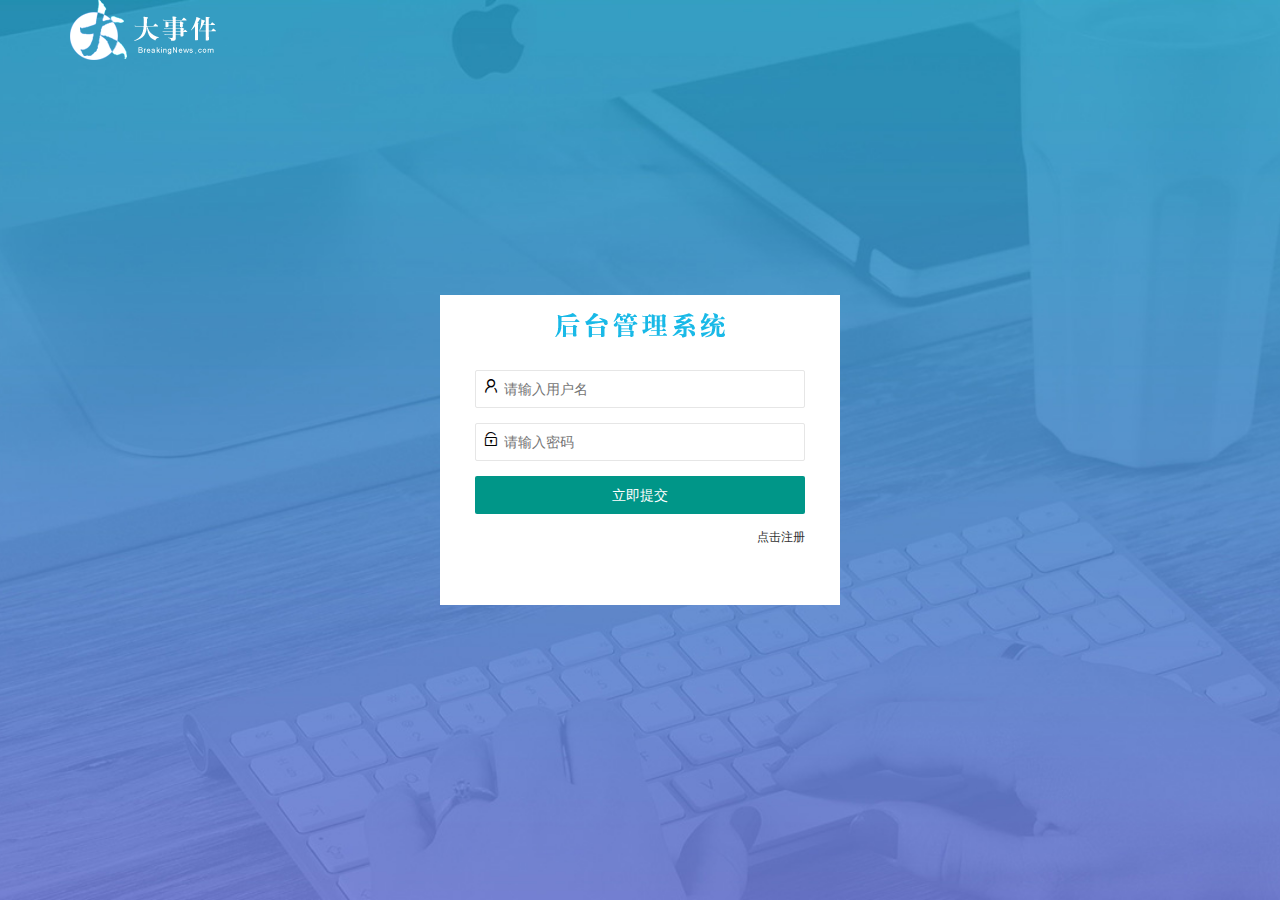
<file: login.html>
<!DOCTYPE html>
<html lang="en">
<head>
  <meta charset="UTF-8">
  <meta http-equiv="X-UA-Compatible" content="IE=edge">
  <meta name="viewport" content="width=device-width, initial-scale=1.0">
  <title>大事件-登录/注册</title>
  <link rel="stylesheet" href="./assets/css/login.css">
  <link rel="stylesheet" href="./assets/lib/layui/css/layui.css">
  
</head>
<body>
  <!-- 头部logo -->
  <div class="layui-main">
    <img src="./assets/images/logo.png" alt="">
  </div>
  
  <!-- 登录注册框 -->
  <div class="loginAndRegbox">
    <!-- 框头部 -->
    <div class="title-box"></div>
    <!-- 登录表单 -->
    <form class="layui-form login-form">
      <div class="layui-form-item">
        <i class="layui-icon layui-icon-username"></i>
        <input type="text" name="username" required  lay-verify="" placeholder="请输入用户名" autocomplete="off" class="layui-input username-login">
      </div>
      <div class="layui-form-item">
        <i class="layui-icon layui-icon-password"></i>
        <input type="password" name="password" required lay-verify="" placeholder="请输入密码" autocomplete="off" class="layui-input password-login">
      </div>
      <div class="layui-form-item">
      <button class="layui-btn layui-btn-fluid layui-btn-login" lay-submit lay-filter="formDemo">立即提交</button>
      </div>
      <div class="layui-form-item links"><a href="javascript:;" id="link-reg">点击注册</a></div>
    </form>
    
    <!-- 注册表单 -->
      <form class="layui-form reg-form">
      <div class="layui-form-item">
        <i class="layui-icon layui-icon-username"></i>
        <input type="text" name="username" required  lay-verify="required|username" placeholder="请输入用户名" autocomplete="off" class="layui-input username-reg">
      </div>
      <div class="layui-form-item">
        <i class="layui-icon layui-icon-password"></i>
        <input type="password" name="password" required lay-verify="required|pass" placeholder="请输入密码" autocomplete="off" class="layui-input password-reg">
      </div>
      <div class="layui-form-item">
        <i class="layui-icon layui-icon-password"></i>
        <input type="password" name="password" required lay-verify="required" placeholder="请确认密码" autocomplete="off" class="layui-input passwordcheck">
      </div>
      <div class="layui-form-item">
      <button class="layui-btn layui-btn-fluid layui-btn-reg" lay-submit lay-filter="formDemo">立即提交</button>
      </div>
      <div class="layui-form-item links"><a href="javascript:;" id="link-login">去登录</a></div>
      </form>










  <script src="./assets/lib/jquery.js"></script>
  <script src="./assets/lib/layui/layui.all.js"></script>
  <script src="./assets/js/login.js"></script>
  <script src="./assets/js/baseApi.js"></script>
</body>
</html>
</file>
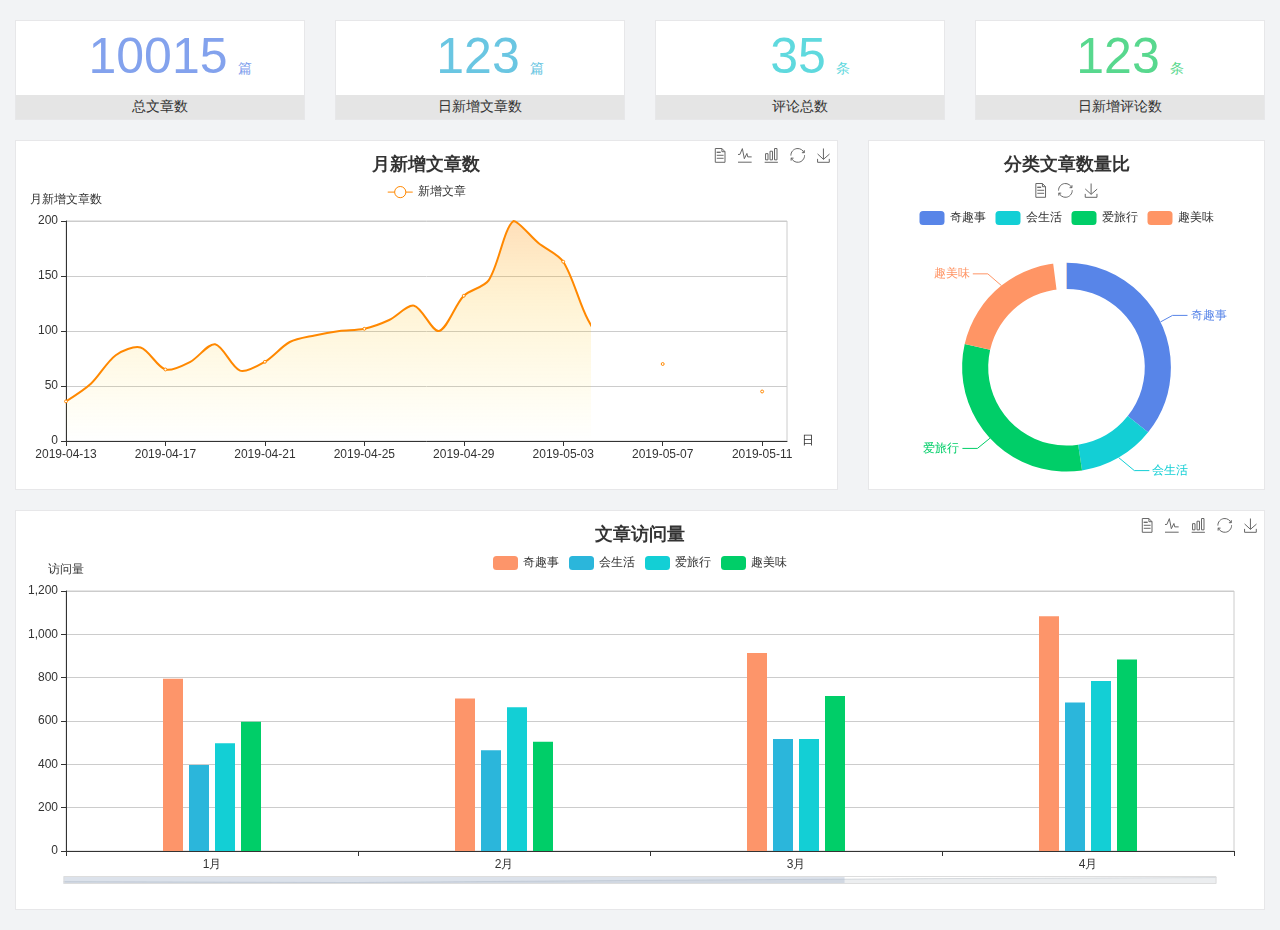
<file: home/dashboard.html>
<!DOCTYPE html>
<html lang="en">

<head>
  <meta charset="UTF-8">
  <meta name="viewport" content="width=device-width, initial-scale=1.0">
  <meta http-equiv="X-UA-Compatible" content="ie=edge">
  <title>图表统计</title>
  <link rel="stylesheet" href="../../assets/lib/bootstrap.css" />
  <link rel="stylesheet" href="../../assets/lib/main.css" />
  <script src="../../assets/lib/jquery.js"></script>
  <script type="text/javascript" src="../../assets/lib/echarts.min.js"></script>
</head>

<body>
  <div class="container-fluid">
    <div class="row spannel_list">
      <div class="col-sm-3 col-xs-6">
        <div class="spannel">
          <em>10015</em><span>篇</span>
          <b>总文章数</b>
        </div>
      </div>
      <div class="col-sm-3 col-xs-6">
        <div class="spannel scolor01">
          <em>123</em><span>篇</span>
          <b>日新增文章数</b>
        </div>
      </div>
      <div class="col-sm-3 col-xs-6">
        <div class="spannel scolor02">
          <em>35</em><span>条</span>
          <b>评论总数</b>
        </div>
      </div>
      <div class="col-sm-3 col-xs-6">
        <div class="spannel scolor03">
          <em>123</em><span>条</span>
          <b>日新增评论数</b>
        </div>
      </div>
    </div>
  </div>

  <div class="container-fluid">
    <div class="row curve-pie">
      <div class="col-lg-8 col-md-8">
        <div class="gragh_pannel" id="curve_show"></div>
      </div>
      <div class="col-lg-4 col-md-4">
        <div class="gragh_pannel" id="pie_show"></div>
      </div>
    </div>
  </div>

  <div class="container-fluid">
    <div class="column_pannel" id="column_show"></div>
  </div>

  <script>
    var oChart = echarts.init(document.getElementById('curve_show'));
    var aList_all = [
      { 'count': 36, 'date': '2019-04-13' },
      { 'count': 52, 'date': '2019-04-14' },
      { 'count': 78, 'date': '2019-04-15' },
      { 'count': 85, 'date': '2019-04-16' },
      { 'count': 65, 'date': '2019-04-17' },
      { 'count': 72, 'date': '2019-04-18' },
      { 'count': 88, 'date': '2019-04-19' },
      { 'count': 64, 'date': '2019-04-20' },
      { 'count': 72, 'date': '2019-04-21' },
      { 'count': 90, 'date': '2019-04-22' },
      { 'count': 96, 'date': '2019-04-23' },
      { 'count': 100, 'date': '2019-04-24' },
      { 'count': 102, 'date': '2019-04-25' },
      { 'count': 110, 'date': '2019-04-26' },
      { 'count': 123, 'date': '2019-04-27' },
      { 'count': 100, 'date': '2019-04-28' },
      { 'count': 132, 'date': '2019-04-29' },
      { 'count': 146, 'date': '2019-04-30' },
      { 'count': 200, 'date': '2019-05-01' },
      { 'count': 180, 'date': '2019-05-02' },
      { 'count': 163, 'date': '2019-05-03' },
      { 'count': 110, 'date': '2019-05-04' },
      { 'count': 80, 'date': '2019-05-05' },
      { 'count': 82, 'date': '2019-05-06' },
      { 'count': 70, 'date': '2019-05-07' },
      { 'count': 65, 'date': '2019-05-08' },
      { 'count': 54, 'date': '2019-05-09' },
      { 'count': 40, 'date': '2019-05-10' },
      { 'count': 45, 'date': '2019-05-11' },
      { 'count': 38, 'date': '2019-05-12' },
    ];

    let aCount = [];
    let aDate = [];

    for (var i = 0; i < aList_all.length; i++) {
      aCount.push(aList_all[i].count);
      aDate.push(aList_all[i].date);
    }

    var chartopt = {
      title: {
        text: '月新增文章数',
        left: 'center',
        top: '10'
      },
      tooltip: {
        trigger: 'axis'
      },
      legend: {
        data: ['新增文章'],
        top: '40'
      },
      toolbox: {
        show: true,
        feature: {
          mark: { show: true },
          dataView: { show: true, readOnly: false },
          magicType: { show: true, type: ['line', 'bar'] },
          restore: { show: true },
          saveAsImage: { show: true }
        }
      },
      calculable: true,
      xAxis: [
        {
          name: '日',
          type: 'category',
          boundaryGap: false,
          data: aDate
        }
      ],
      yAxis: [
        {
          name: '月新增文章数',
          type: 'value'
        }
      ],
      series: [
        {
          name: '新增文章',
          type: 'line',
          smooth: true,
          itemStyle: { normal: { areaStyle: { type: 'default' }, color: '#f80' }, lineStyle: { color: '#f80' } },
          data: aCount
        }],
      areaStyle: {
        normal: {
          color: new echarts.graphic.LinearGradient(0, 0, 0, 1, [{
            offset: 0,
            color: 'rgba(255,136,0,0.39)'
          }, {
            offset: .34,
            color: 'rgba(255,180,0,0.25)'
          }, {
            offset: 1,
            color: 'rgba(255,222,0,0.00)'
          }])

        }
      },
      grid: {
        show: true,
        x: 50,
        x2: 50,
        y: 80,
        height: 220
      }
    };

    oChart.setOption(chartopt);


    var oPie = echarts.init(document.getElementById('pie_show'));
    var oPieopt =
    {
      title: {
        top: 10,
        text: '分类文章数量比',
        x: 'center'
      },
      tooltip: {
        trigger: 'item',
        formatter: "{a} <br/>{b} : {c} ({d}%)"
      },
      color: ['#5885e8', '#13cfd5', '#00ce68', '#ff9565'],
      legend: {
        x: 'center',
        top: 65,
        data: ['奇趣事', '会生活', '爱旅行', '趣美味']
      },
      toolbox: {
        show: true,
        x: 'center',
        top: 35,
        feature: {
          mark: { show: true },
          dataView: { show: true, readOnly: false },
          magicType: {
            show: true,
            type: ['pie', 'funnel'],
            option: {
              funnel: {
                x: '25%',
                width: '50%',
                funnelAlign: 'left',
                max: 1548
              }
            }
          },
          restore: { show: true },
          saveAsImage: { show: true }
        }
      },
      calculable: true,
      series: [
        {
          name: '访问来源',
          type: 'pie',
          radius: ['45%', '60%'],
          center: ['50%', '65%'],
          data: [
            { value: 300, name: '奇趣事' },
            { value: 100, name: '会生活' },
            { value: 260, name: '爱旅行' },
            { value: 180, name: '趣美味' }
          ]
        }
      ]
    };
    oPie.setOption(oPieopt);



    var oColumn = this.echarts.init(document.getElementById('column_show'));
    var oColumnopt =
    {
      title: {
        text: '文章访问量',
        left: 'center',
        top: '10'
      },
      tooltip: {
        trigger: 'axis'
      },
      legend: {
        data: ['奇趣事', '会生活', '爱旅行', '趣美味'],
        top: '40'
      },
      toolbox: {
        show: true,
        feature: {
          mark: { show: true },
          dataView: { show: true, readOnly: false },
          magicType: { show: true, type: ['line', 'bar'] },
          restore: { show: true },
          saveAsImage: { show: true }
        }
      },
      calculable: true,
      xAxis: [
        {
          type: 'category',
          data: ['1月', '2月', '3月', '4月', '5月']
        }
      ],
      yAxis: [
        {
          name: '访问量',
          type: 'value'
        }
      ],
      series: [
        {
          name: '奇趣事',
          type: 'bar',
          barWidth: 20,
          itemStyle: {
            normal: { areaStyle: { type: 'default' }, color: '#fd956a' }
          },
          data: [800, 708, 920, 1090, 1200]
        },
        {
          name: '会生活',
          type: 'bar',
          barWidth: 20,
          itemStyle: {
            normal: { areaStyle: { type: 'default' }, color: '#2bb6db' }
          },
          data: [400, 468, 520, 690, 800]
        },
        {
          name: '爱旅行',
          type: 'bar',
          barWidth: 20,
          itemStyle: {
            normal: { areaStyle: { type: 'default' }, color: '#13cfd5' }
          },
          data: [500, 668, 520, 790, 900]
        },
        {
          name: '趣美味',
          type: 'bar',
          barWidth: 20,
          itemStyle: {
            normal: { areaStyle: { type: 'default' }, color: '#00ce68' }
          },
          data: [600, 508, 720, 890, 1000]
        }
      ],
      grid: {
        show: true,
        x: 50,
        x2: 30,
        y: 80,
        height: 260
      },
      dataZoom: [//给x轴设置滚动条
        {
          start: 0,//默认为0
          end: 100 - 1000 / 31,//默认为100
          type: 'slider',
          show: true,
          xAxisIndex: [0],
          handleSize: 0,//滑动条的 左右2个滑动条的大小
          height: 8,//组件高度
          left: 45, //左边的距离
          right: 50,//右边的距离
          bottom: 26,//右边的距离
          handleColor: '#ddd',//h滑动图标的颜色
          handleStyle: {
            borderColor: "#cacaca",
            borderWidth: "1",
            shadowBlur: 2,
            background: "#ddd",
            shadowColor: "#ddd",
          }
        }]
    };
    oColumn.setOption(oColumnopt);
  </script>
</body>

</html>
</file>
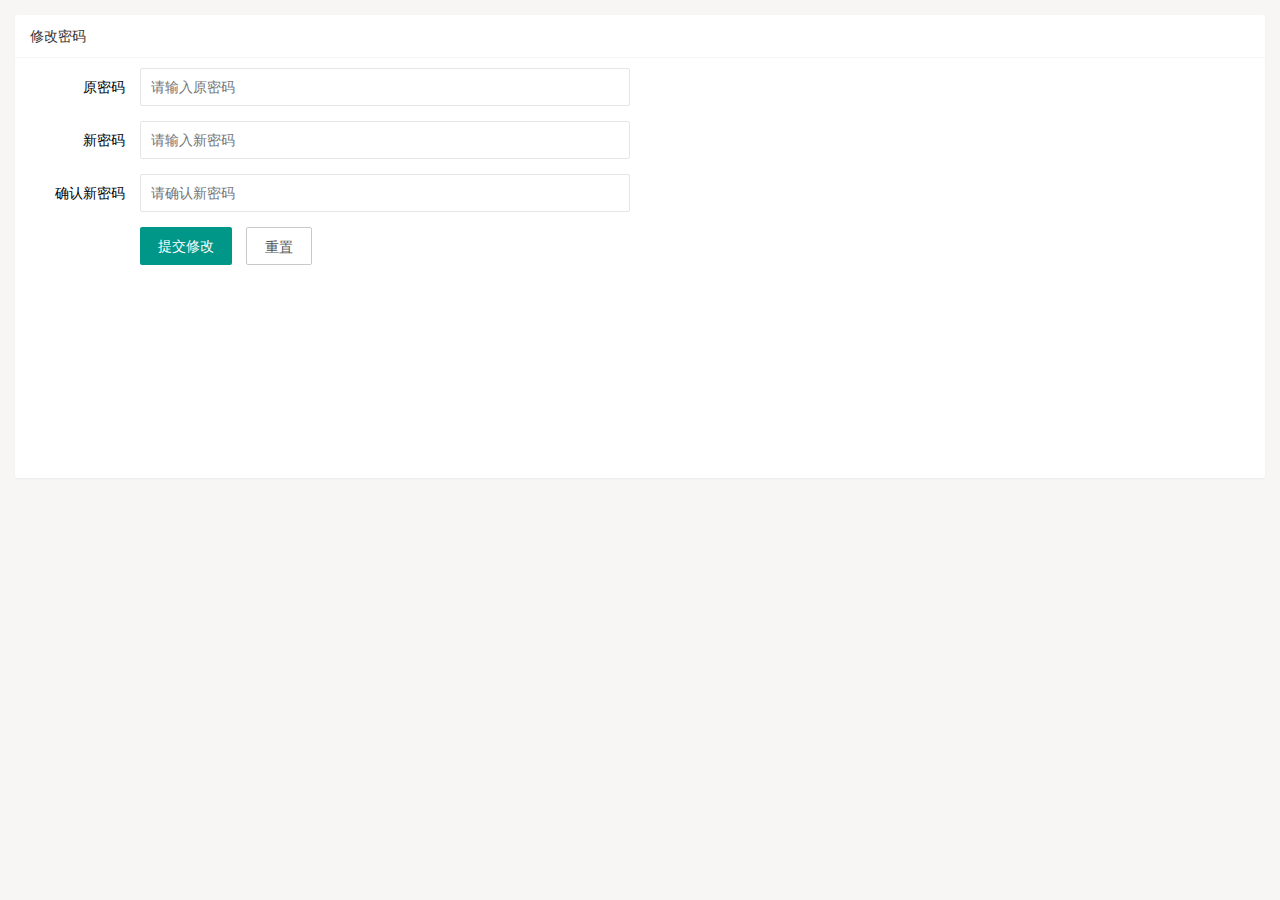
<file: user/user.psw.html>
<!DOCTYPE html>
<html lang="en">
<head>
  <meta charset="UTF-8">
  <meta http-equiv="X-UA-Compatible" content="IE=edge">
  <meta name="viewport" content="width=device-width, initial-scale=1.0">
  <title>基本资料</title>
  <!-- 先导入layui.css再导入自己的，因为自己写的一般会覆盖原来的样式 -->
  <link rel="stylesheet" href="/assets/lib/layui/css/layui.css">
  <link rel="stylesheet" href="/assets/css/user/user.psw.css">
</head>
<body>
  <div class="layui-card">
    <div class="layui-card-header">修改密码</div>
    <div class="layui-card-body">
      <form class="layui-form form-chenge">
        <div class="layui-form-item">
          <label class="layui-form-label">原密码</label>
          <div class="layui-input-block">
            <input type="password" name="oldpsw"  required  lay-verify="required|pass" placeholder="请输入原密码" autocomplete="off" class="layui-input input-psw">
          </div>
        </div>
        <div class="layui-form-item">
          <label class="layui-form-label">新密码</label>
          <div class="layui-input-block">
            <input type="password" name="newpsw"  required  lay-verify="required|pass|samep" placeholder="请输入新密码" autocomplete="off" class="layui-input input-newp">
          </div>
        </div>
        <div class="layui-form-item">
          <label class="layui-form-label">确认新密码</label>
          <div class="layui-input-block">
            <input type="password" name="checkpsw" required  lay-verify="required|pass|checkp" placeholder="请确认新密码" autocomplete="off" class="layui-input">
          </div>
        </div>
        <div class="layui-form-item">
          <div class="layui-input-block">
            <button class="layui-btn btn-chenge" lay-submit lay-filter="formDemo">提交修改</button>
            <button type="reset" class="layui-btn btn-reset layui-btn-primary">重置</button>
          </div>
        </div>
      </form>
    </div>
  </div>
  <script src="/assets/lib/jquery.js"></script>
  <script src="/assets/lib/layui/layui.all.js"></script>
  <script src="/assets/js/baseApi.js"></script>
  <script src="/assets/js/user/user_psw.js"></script>
</body>
</html>
</file>
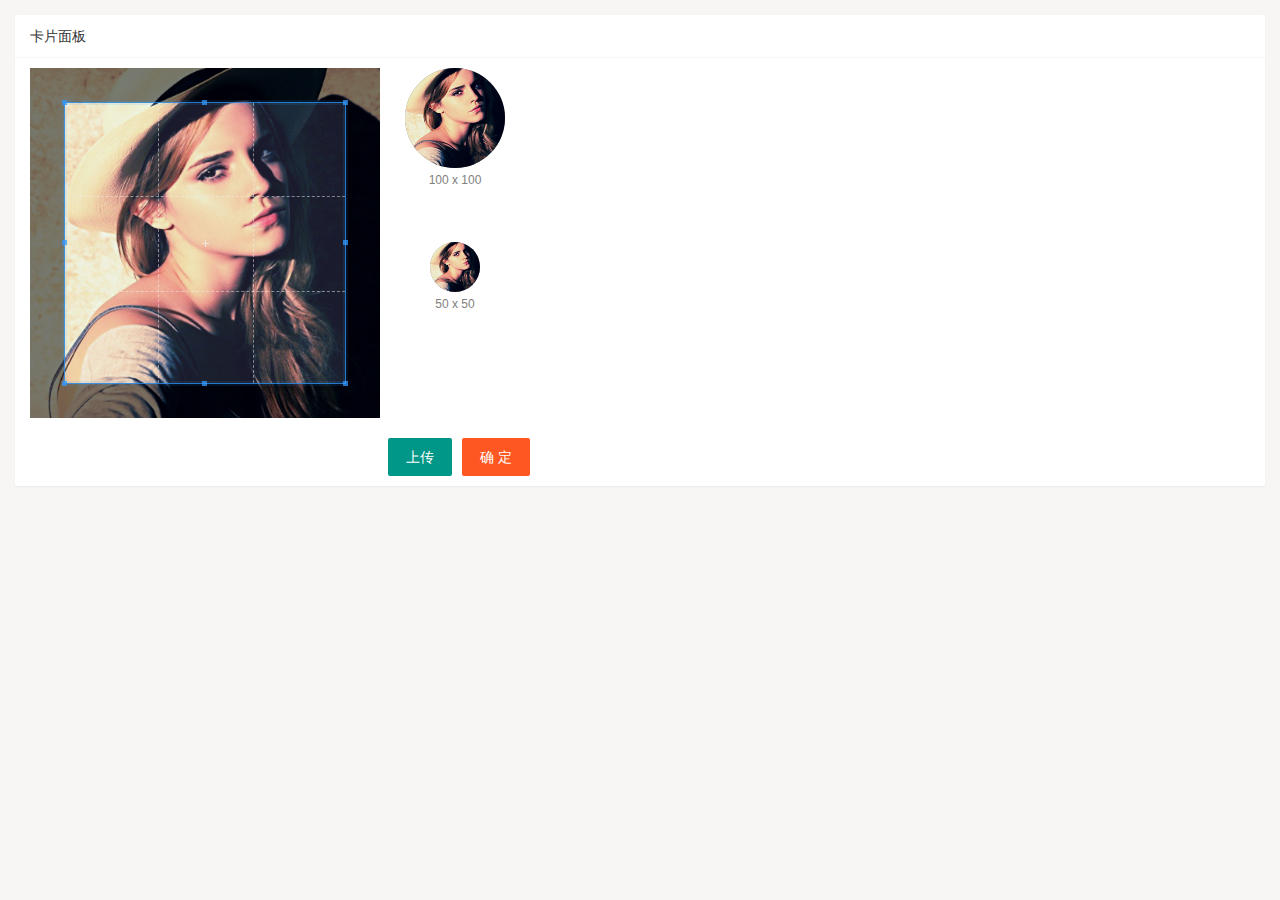
<file: user/user_avater.html>
<!DOCTYPE html>
<html lang="en">
<head>
  <meta charset="UTF-8">
  <meta http-equiv="X-UA-Compatible" content="IE=edge">
  <meta name="viewport" content="width=device-width, initial-scale=1.0">
  <title>更换头像</title>
  <link rel="stylesheet" href="/assets/lib/cropper/cropper.css">
  <link rel="stylesheet" href="/assets/lib/layui/css/layui.css">
  <link rel="stylesheet" href="/assets/css/user/user.avater.css">
</head>
<body>
  <div class="layui-card">
    <div class="layui-card-header">卡片面板</div>
    <div class="layui-card-body">
      <!-- 第一行的图片裁剪和预览区域 -->
      <div class="row1">
       <!-- 图片裁剪区域 -->
        <div class="cropper-box">
          <!-- 这个 img 标签很重要，将来会把它初始化为裁剪区域 -->
          <img id="image" src="/assets/images/sample.jpg" />
        </div>
        <!-- 图片的预览区域 -->
        <div class="preview-box">
          <div>
            <!-- 宽高为 100px 的预览区域 -->
            <div class="img-preview w100"></div>
            <p class="size">100 x 100</p>
          </div>
          <div>
            <!-- 宽高为 50px 的预览区域 -->
            <div class="img-preview w50"></div>
            <p class="size">50 x 50</p>
          </div>
        </div>
      </div>
  
      <!-- 第二行的按钮区域 -->
      <div class="row2">
        <!-- fail文件选择的input有accept属性
        accept属性可以指定用户选择什么类型的文件,用逗号分隔， 图片文件/图片类型，图片文件/图片类型-->
        <input type="file" id="file" accept="image/png,image/jpeg">
        <button type="button" class="layui-btn btn-upload">上传</button>
        <button type="button" class="layui-btn layui-btn-danger upload-sure"> 确 定</button>
      </div>
    </div>
  </div>

  <script src="/assets/lib/jquery.js"></script>
  <!-- jQuery.cropper是一款使用简单且功能强大的图片剪裁jQuery插件。该图片剪裁插件支持图片放大缩小，支持图片旋转，支持触摸屏设备，支持canvas，并且支持跨浏览器使用。 -->
  <script src="/assets/lib/cropper/Cropper.js"></script>
  <script src="/assets/lib/cropper/jquery-cropper.js"></script>
  <script src="/assets/lib/layui/layui.all.js"></script>
  <script src="/assets/js/baseApi.js"></script>
  <script src="/assets/js/user/user.avater.js"></script>
</body>
</html>
</file>
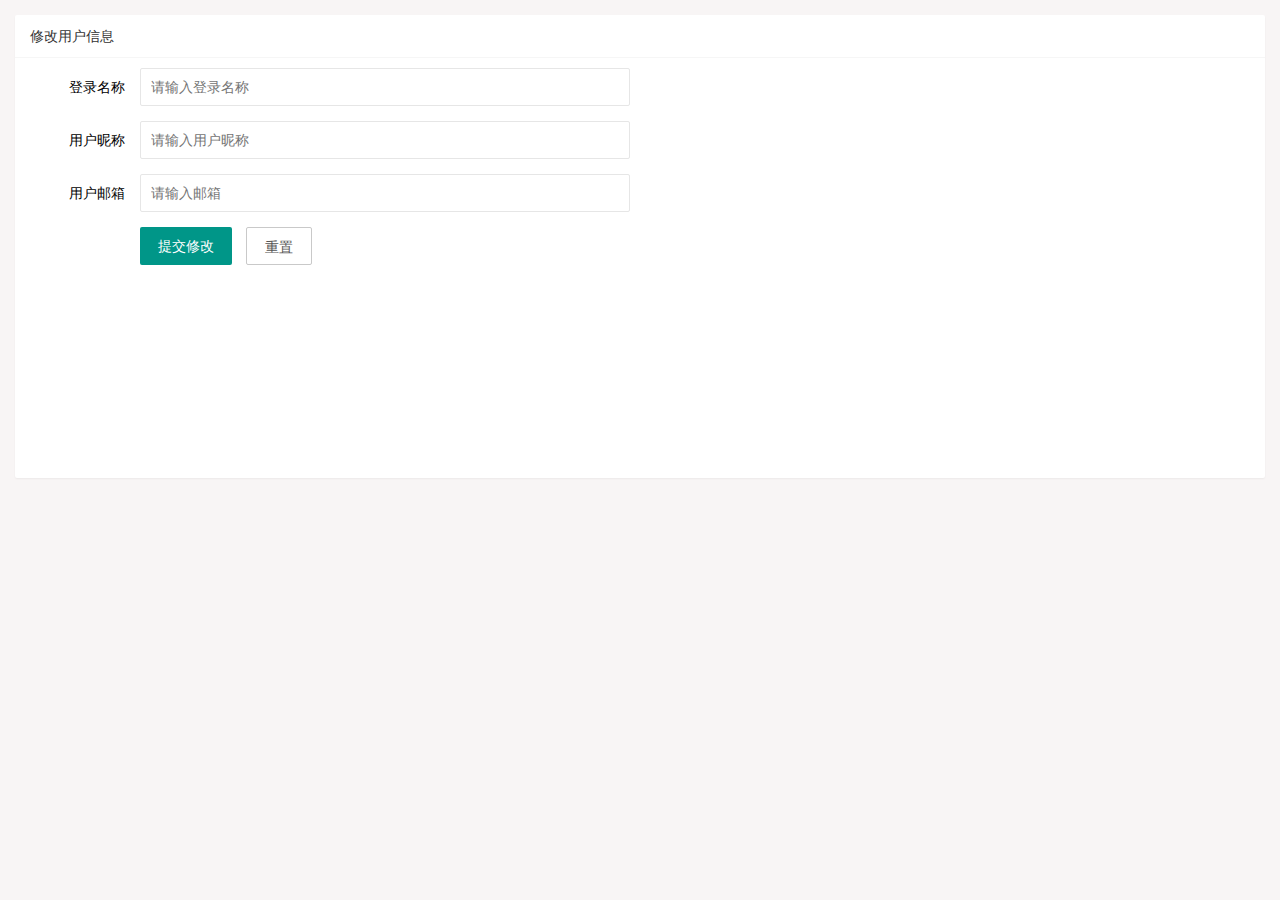
<file: user/user_info.html>
<!DOCTYPE html>
<html lang="en">
<head>
  <meta charset="UTF-8">
  <meta http-equiv="X-UA-Compatible" content="IE=edge">
  <meta name="viewport" content="width=device-width, initial-scale=1.0">
  <title>基本资料</title>
  <!-- 先导入layui.css再导入自己的，因为自己写的一般会覆盖原来的样式 -->
  <link rel="stylesheet" href="/assets/lib/layui/css/layui.css">
  <link rel="stylesheet" href="/assets/css/user/user_info.css">
</head>
<body>
  <div class="layui-card">
    <div class="layui-card-header">修改用户信息</div>
    <div class="layui-card-body">
      <form class="layui-form form-chenge">
        <div class="layui-form-item">
          <label class="layui-form-label">登录名称</label>
          <div class="layui-input-block">
            <input type="text" name="username"  required  placeholder="请输入登录名称" autocomplete="off" class="layui-input input-uname" readonly>
          </div>
        </div>
        <div class="layui-form-item">
          <label class="layui-form-label">用户昵称</label>
          <div class="layui-input-block">
            <input type="text" name="nickname"  required  lay-verify="required|nickname" placeholder="请输入用户昵称" autocomplete="off" class="layui-input input-nickname">
          </div>
        </div>
        <div class="layui-form-item">
          <label class="layui-form-label">用户邮箱</label>
          <div class="layui-input-block">
            <input type="text" name="email"  required  lay-verify="required email" placeholder="请输入邮箱" autocomplete="off" class="layui-input input-email">
          </div>
        </div>
        <div class="layui-form-item">
          <div class="layui-input-block">
            <button class="layui-btn btn-chenge" lay-submit lay-filter="formDemo">提交修改</button>
            <button type="reset" class="layui-btn btn-reset layui-btn-primary">重置</button>
          </div>
        </div>
      </form>
    </div>
  </div>
  <script src="/assets/lib/jquery.js"></script>
  <script src="/assets/lib/layui/layui.all.js"></script>
  <script src="/assets/js/baseApi.js"></script>
  <script src="/assets/js/user/user_info.js"></script>
</body>
</html>
</file>
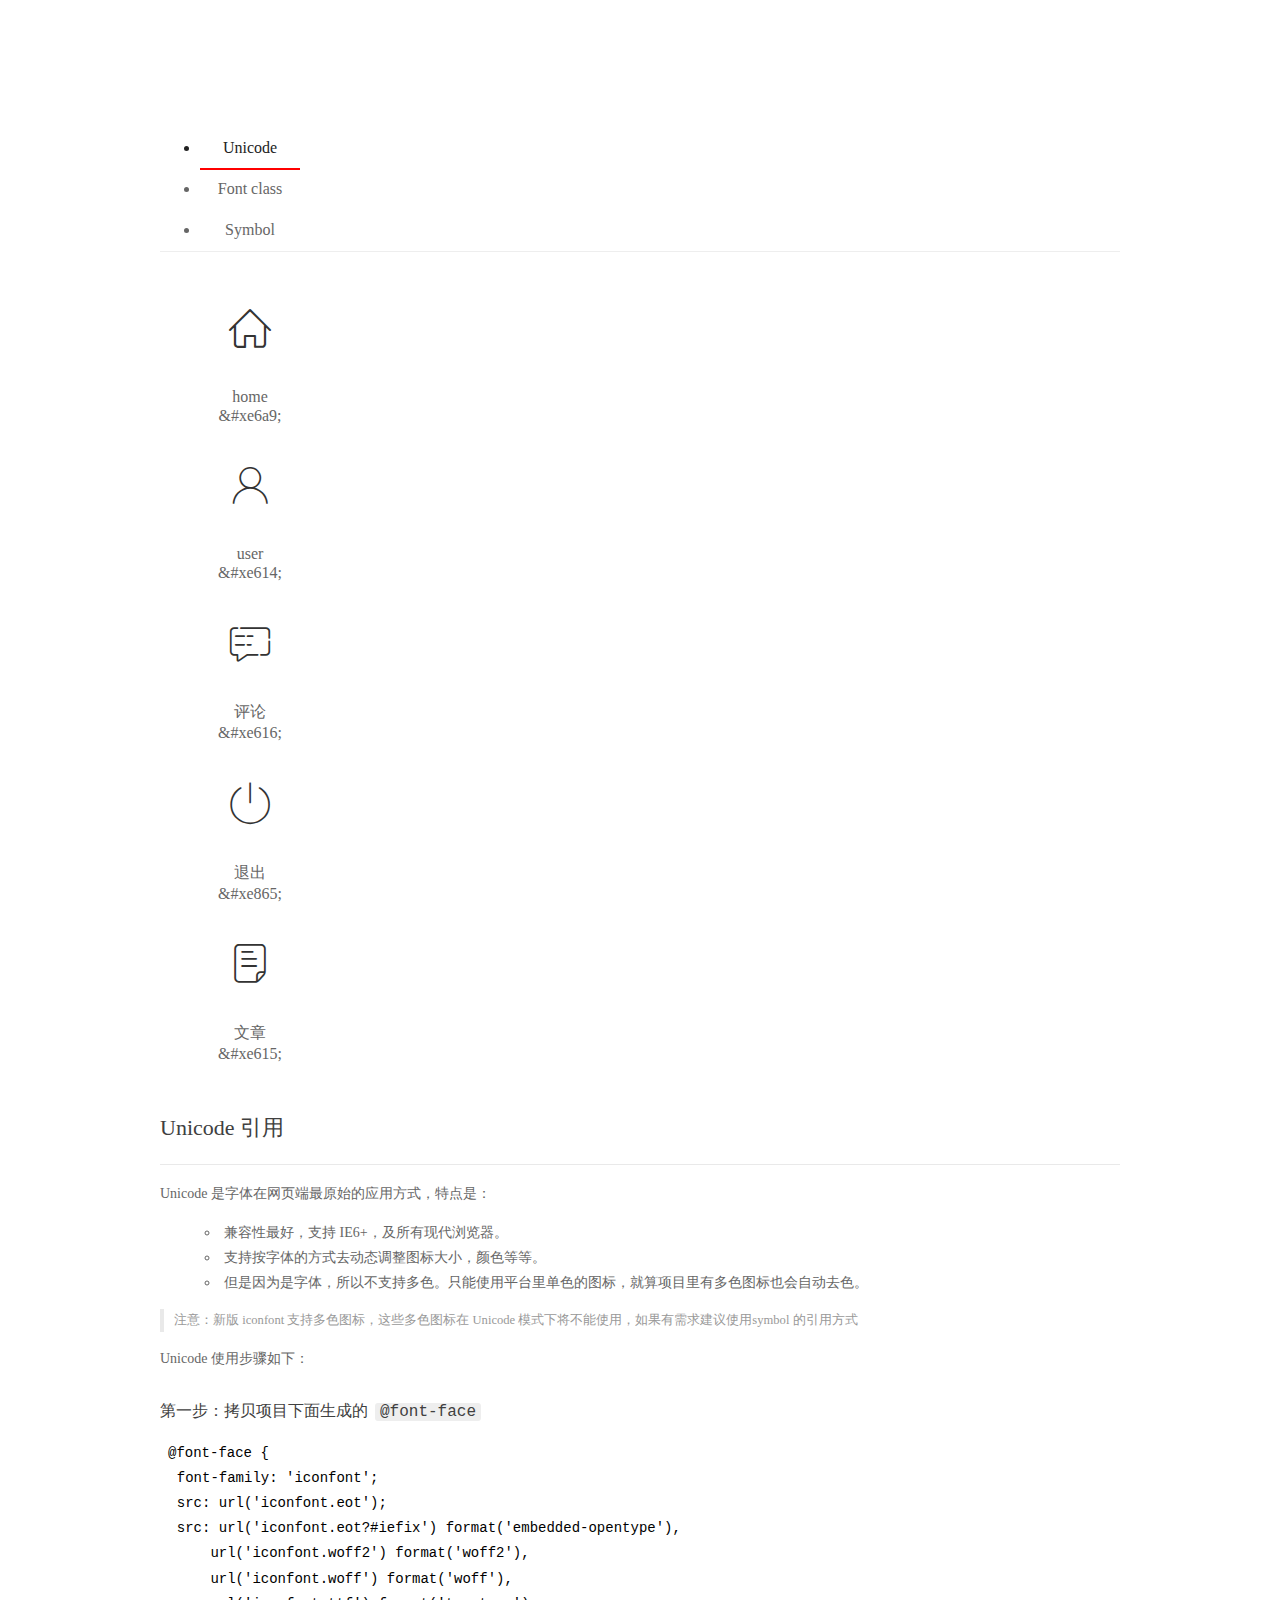
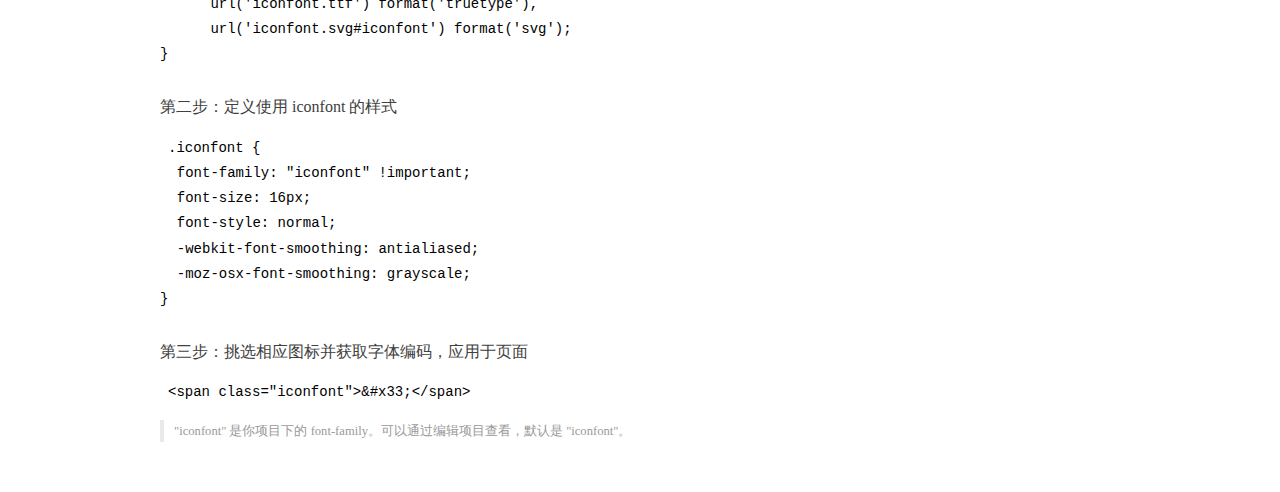
<file: assets/fonts/demo_index.html>
<!DOCTYPE html>
<html>
<head>
  <meta charset="utf-8"/>
  <title>IconFont Demo</title>
  <link rel="shortcut icon" href="https://gtms04.alicdn.com/tps/i4/TB1_oz6GVXXXXaFXpXXJDFnIXXX-64-64.ico" type="image/x-icon"/>
  <link rel="stylesheet" href="https://g.alicdn.com/thx/cube/1.3.2/cube.min.css">
  <link rel="stylesheet" href="demo.css">
  <link rel="stylesheet" href="iconfont.css">
  <script src="iconfont.js"></script>
  <!-- jQuery -->
  <script src="https://a1.alicdn.com/oss/uploads/2018/12/26/7bfddb60-08e8-11e9-9b04-53e73bb6408b.js"></script>
  <!-- 代码高亮 -->
  <script src="https://a1.alicdn.com/oss/uploads/2018/12/26/a3f714d0-08e6-11e9-8a15-ebf944d7534c.js"></script>
</head>
<body>
  <div class="main">
    <h1 class="logo"><a href="https://www.iconfont.cn/" title="iconfont 首页" target="_blank">&#xe86b;</a></h1>
    <div class="nav-tabs">
      <ul id="tabs" class="dib-box">
        <li class="dib active"><span>Unicode</span></li>
        <li class="dib"><span>Font class</span></li>
        <li class="dib"><span>Symbol</span></li>
      </ul>
      
    </div>
    <div class="tab-container">
      <div class="content unicode" style="display: block;">
          <ul class="icon_lists dib-box">
          
            <li class="dib">
              <span class="icon iconfont">&#xe6a9;</span>
                <div class="name">home</div>
                <div class="code-name">&amp;#xe6a9;</div>
              </li>
          
            <li class="dib">
              <span class="icon iconfont">&#xe614;</span>
                <div class="name">user</div>
                <div class="code-name">&amp;#xe614;</div>
              </li>
          
            <li class="dib">
              <span class="icon iconfont">&#xe616;</span>
                <div class="name">评论</div>
                <div class="code-name">&amp;#xe616;</div>
              </li>
          
            <li class="dib">
              <span class="icon iconfont">&#xe865;</span>
                <div class="name">退出</div>
                <div class="code-name">&amp;#xe865;</div>
              </li>
          
            <li class="dib">
              <span class="icon iconfont">&#xe615;</span>
                <div class="name">文章</div>
                <div class="code-name">&amp;#xe615;</div>
              </li>
          
          </ul>
          <div class="article markdown">
          <h2 id="unicode-">Unicode 引用</h2>
          <hr>

          <p>Unicode 是字体在网页端最原始的应用方式，特点是：</p>
          <ul>
            <li>兼容性最好，支持 IE6+，及所有现代浏览器。</li>
            <li>支持按字体的方式去动态调整图标大小，颜色等等。</li>
            <li>但是因为是字体，所以不支持多色。只能使用平台里单色的图标，就算项目里有多色图标也会自动去色。</li>
          </ul>
          <blockquote>
            <p>注意：新版 iconfont 支持多色图标，这些多色图标在 Unicode 模式下将不能使用，如果有需求建议使用symbol 的引用方式</p>
          </blockquote>
          <p>Unicode 使用步骤如下：</p>
          <h3 id="-font-face">第一步：拷贝项目下面生成的 <code>@font-face</code></h3>
<pre><code class="language-css"
>@font-face {
  font-family: 'iconfont';
  src: url('iconfont.eot');
  src: url('iconfont.eot?#iefix') format('embedded-opentype'),
      url('iconfont.woff2') format('woff2'),
      url('iconfont.woff') format('woff'),
      url('iconfont.ttf') format('truetype'),
      url('iconfont.svg#iconfont') format('svg');
}
</code></pre>
          <h3 id="-iconfont-">第二步：定义使用 iconfont 的样式</h3>
<pre><code class="language-css"
>.iconfont {
  font-family: "iconfont" !important;
  font-size: 16px;
  font-style: normal;
  -webkit-font-smoothing: antialiased;
  -moz-osx-font-smoothing: grayscale;
}
</code></pre>
          <h3 id="-">第三步：挑选相应图标并获取字体编码，应用于页面</h3>
<pre>
<code class="language-html"
>&lt;span class="iconfont"&gt;&amp;#x33;&lt;/span&gt;
</code></pre>
          <blockquote>
            <p>"iconfont" 是你项目下的 font-family。可以通过编辑项目查看，默认是 "iconfont"。</p>
          </blockquote>
          </div>
      </div>
      <div class="content font-class">
        <ul class="icon_lists dib-box">
          
          <li class="dib">
            <span class="icon iconfont icon-home"></span>
            <div class="name">
              home
            </div>
            <div class="code-name">.icon-home
            </div>
          </li>
          
          <li class="dib">
            <span class="icon iconfont icon-user"></span>
            <div class="name">
              user
            </div>
            <div class="code-name">.icon-user
            </div>
          </li>
          
          <li class="dib">
            <span class="icon iconfont icon-pinglun"></span>
            <div class="name">
              评论
            </div>
            <div class="code-name">.icon-pinglun
            </div>
          </li>
          
          <li class="dib">
            <span class="icon iconfont icon-tuichu"></span>
            <div class="name">
              退出
            </div>
            <div class="code-name">.icon-tuichu
            </div>
          </li>
          
          <li class="dib">
            <span class="icon iconfont icon-16"></span>
            <div class="name">
              文章
            </div>
            <div class="code-name">.icon-16
            </div>
          </li>
          
        </ul>
        <div class="article markdown">
        <h2 id="font-class-">font-class 引用</h2>
        <hr>

        <p>font-class 是 Unicode 使用方式的一种变种，主要是解决 Unicode 书写不直观，语意不明确的问题。</p>
        <p>与 Unicode 使用方式相比，具有如下特点：</p>
        <ul>
          <li>兼容性良好，支持 IE8+，及所有现代浏览器。</li>
          <li>相比于 Unicode 语意明确，书写更直观。可以很容易分辨这个 icon 是什么。</li>
          <li>因为使用 class 来定义图标，所以当要替换图标时，只需要修改 class 里面的 Unicode 引用。</li>
          <li>不过因为本质上还是使用的字体，所以多色图标还是不支持的。</li>
        </ul>
        <p>使用步骤如下：</p>
        <h3 id="-fontclass-">第一步：引入项目下面生成的 fontclass 代码：</h3>
<pre><code class="language-html">&lt;link rel="stylesheet" href="./iconfont.css"&gt;
</code></pre>
        <h3 id="-">第二步：挑选相应图标并获取类名，应用于页面：</h3>
<pre><code class="language-html">&lt;span class="iconfont icon-xxx"&gt;&lt;/span&gt;
</code></pre>
        <blockquote>
          <p>"
            iconfont" 是你项目下的 font-family。可以通过编辑项目查看，默认是 "iconfont"。</p>
        </blockquote>
      </div>
      </div>
      <div class="content symbol">
          <ul class="icon_lists dib-box">
          
            <li class="dib">
                <svg class="icon svg-icon" aria-hidden="true">
                  <use xlink:href="#icon-home"></use>
                </svg>
                <div class="name">home</div>
                <div class="code-name">#icon-home</div>
            </li>
          
            <li class="dib">
                <svg class="icon svg-icon" aria-hidden="true">
                  <use xlink:href="#icon-user"></use>
                </svg>
                <div class="name">user</div>
                <div class="code-name">#icon-user</div>
            </li>
          
            <li class="dib">
                <svg class="icon svg-icon" aria-hidden="true">
                  <use xlink:href="#icon-pinglun"></use>
                </svg>
                <div class="name">评论</div>
                <div class="code-name">#icon-pinglun</div>
            </li>
          
            <li class="dib">
                <svg class="icon svg-icon" aria-hidden="true">
                  <use xlink:href="#icon-tuichu"></use>
                </svg>
                <div class="name">退出</div>
                <div class="code-name">#icon-tuichu</div>
            </li>
          
            <li class="dib">
                <svg class="icon svg-icon" aria-hidden="true">
                  <use xlink:href="#icon-16"></use>
                </svg>
                <div class="name">文章</div>
                <div class="code-name">#icon-16</div>
            </li>
          
          </ul>
          <div class="article markdown">
          <h2 id="symbol-">Symbol 引用</h2>
          <hr>

          <p>这是一种全新的使用方式，应该说这才是未来的主流，也是平台目前推荐的用法。相关介绍可以参考这篇<a href="">文章</a>
            这种用法其实是做了一个 SVG 的集合，与另外两种相比具有如下特点：</p>
          <ul>
            <li>支持多色图标了，不再受单色限制。</li>
            <li>通过一些技巧，支持像字体那样，通过 <code>font-size</code>, <code>color</code> 来调整样式。</li>
            <li>兼容性较差，支持 IE9+，及现代浏览器。</li>
            <li>浏览器渲染 SVG 的性能一般，还不如 png。</li>
          </ul>
          <p>使用步骤如下：</p>
          <h3 id="-symbol-">第一步：引入项目下面生成的 symbol 代码：</h3>
<pre><code class="language-html">&lt;script src="./iconfont.js"&gt;&lt;/script&gt;
</code></pre>
          <h3 id="-css-">第二步：加入通用 CSS 代码（引入一次就行）：</h3>
<pre><code class="language-html">&lt;style&gt;
.icon {
  width: 1em;
  height: 1em;
  vertical-align: -0.15em;
  fill: currentColor;
  overflow: hidden;
}
&lt;/style&gt;
</code></pre>
          <h3 id="-">第三步：挑选相应图标并获取类名，应用于页面：</h3>
<pre><code class="language-html">&lt;svg class="icon" aria-hidden="true"&gt;
  &lt;use xlink:href="#icon-xxx"&gt;&lt;/use&gt;
&lt;/svg&gt;
</code></pre>
          </div>
      </div>

    </div>
  </div>
  <script>
  $(document).ready(function () {
      $('.tab-container .content:first').show()

      $('#tabs li').click(function (e) {
        var tabContent = $('.tab-container .content')
        var index = $(this).index()

        if ($(this).hasClass('active')) {
          return
        } else {
          $('#tabs li').removeClass('active')
          $(this).addClass('active')

          tabContent.hide().eq(index).fadeIn()
        }
      })
    })
  </script>
</body>
</html>
</file>
<file: assets/css/login.css>
html,
body {
  margin: 0;
  padding: 0;
  height: 100%;
  width: 100%;
  background: url('/assets/images/login_bg.jpg') no-repeat center;
  background-size: cover;
}

.loginAndRegbox {
  width: 400px;
  height: 310px;
  background-color: #fff;
  position: absolute;
  left: 50%;
  top: 50%;
  transform: translate(-50%, -50%);
}

.title-box {
  height: 60px;
  background: url(/assets/images/login_title.png) no-repeat center;
}

.login-form {
  padding: 15px 35px 0 35px;
}

.reg-form {
  padding: 0 35px 0 35px;
}

.links {
  display: flex;
  justify-content: flex-end;
}

.links a {
  font-size: 12px;
}

.layui-form-item {
  position: relative;
}

.layui-icon-username {
  position: absolute;
  left: 8px;
  top: 8px;
}

.layui-icon-password {
  position: absolute;
  left: 8px;
  top: 8px;
}

.layui-form-item .layui-input {
  padding-left: 28px;
}

.reg-form {
  display: none;
}
</file>
<file: assets/lib/layui/css/layui.css>
/** layui-v2.5.5 MIT License By https://www.layui.com */
 .layui-inline,img{display:inline-block;vertical-align:middle}h1,h2,h3,h4,h5,h6{font-weight:400}.layui-edge,.layui-header,.layui-inline,.layui-main{position:relative}.layui-body,.layui-edge,.layui-elip{overflow:hidden}.layui-btn,.layui-edge,.layui-inline,img{vertical-align:middle}.layui-btn,.layui-disabled,.layui-icon,.layui-unselect{-moz-user-select:none;-webkit-user-select:none;-ms-user-select:none}.layui-elip,.layui-form-checkbox span,.layui-form-pane .layui-form-label{text-overflow:ellipsis;white-space:nowrap}.layui-breadcrumb,.layui-tree-btnGroup{visibility:hidden}blockquote,body,button,dd,div,dl,dt,form,h1,h2,h3,h4,h5,h6,input,li,ol,p,pre,td,textarea,th,ul{margin:0;padding:0;-webkit-tap-highlight-color:rgba(0,0,0,0)}a:active,a:hover{outline:0}img{border:none}li{list-style:none}table{border-collapse:collapse;border-spacing:0}h4,h5,h6{font-size:100%}button,input,optgroup,option,select,textarea{font-family:inherit;font-size:inherit;font-style:inherit;font-weight:inherit;outline:0}pre{white-space:pre-wrap;white-space:-moz-pre-wrap;white-space:-pre-wrap;white-space:-o-pre-wrap;word-wrap:break-word}body{line-height:24px;font:14px Helvetica Neue,Helvetica,PingFang SC,Tahoma,Arial,sans-serif}hr{height:1px;margin:10px 0;border:0;clear:both}a{color:#333;text-decoration:none}a:hover{color:#777}a cite{font-style:normal;*cursor:pointer}.layui-border-box,.layui-border-box *{box-sizing:border-box}.layui-box,.layui-box *{box-sizing:content-box}.layui-clear{clear:both;*zoom:1}.layui-clear:after{content:'\20';clear:both;*zoom:1;display:block;height:0}.layui-inline{*display:inline;*zoom:1}.layui-edge{display:inline-block;width:0;height:0;border-width:6px;border-style:dashed;border-color:transparent}.layui-edge-top{top:-4px;border-bottom-color:#999;border-bottom-style:solid}.layui-edge-right{border-left-color:#999;border-left-style:solid}.layui-edge-bottom{top:2px;border-top-color:#999;border-top-style:solid}.layui-edge-left{border-right-color:#999;border-right-style:solid}.layui-disabled,.layui-disabled:hover{color:#d2d2d2!important;cursor:not-allowed!important}.layui-circle{border-radius:100%}.layui-show{display:block!important}.layui-hide{display:none!important}@font-face{font-family:layui-icon;src:url(../font/iconfont.eot?v=250);src:url(../font/iconfont.eot?v=250#iefix) format('embedded-opentype'),url(../font/iconfont.woff2?v=250) format('woff2'),url(../font/iconfont.woff?v=250) format('woff'),url(../font/iconfont.ttf?v=250) format('truetype'),url(../font/iconfont.svg?v=250#layui-icon) format('svg')}.layui-icon{font-family:layui-icon!important;font-size:16px;font-style:normal;-webkit-font-smoothing:antialiased;-moz-osx-font-smoothing:grayscale}.layui-icon-reply-fill:before{content:"\e611"}.layui-icon-set-fill:before{content:"\e614"}.layui-icon-menu-fill:before{content:"\e60f"}.layui-icon-search:before{content:"\e615"}.layui-icon-share:before{content:"\e641"}.layui-icon-set-sm:before{content:"\e620"}.layui-icon-engine:before{content:"\e628"}.layui-icon-close:before{content:"\1006"}.layui-icon-close-fill:before{content:"\1007"}.layui-icon-chart-screen:before{content:"\e629"}.layui-icon-star:before{content:"\e600"}.layui-icon-circle-dot:before{content:"\e617"}.layui-icon-chat:before{content:"\e606"}.layui-icon-release:before{content:"\e609"}.layui-icon-list:before{content:"\e60a"}.layui-icon-chart:before{content:"\e62c"}.layui-icon-ok-circle:before{content:"\1005"}.layui-icon-layim-theme:before{content:"\e61b"}.layui-icon-table:before{content:"\e62d"}.layui-icon-right:before{content:"\e602"}.layui-icon-left:before{content:"\e603"}.layui-icon-cart-simple:before{content:"\e698"}.layui-icon-face-cry:before{content:"\e69c"}.layui-icon-face-smile:before{content:"\e6af"}.layui-icon-survey:before{content:"\e6b2"}.layui-icon-tree:before{content:"\e62e"}.layui-icon-upload-circle:before{content:"\e62f"}.layui-icon-add-circle:before{content:"\e61f"}.layui-icon-download-circle:before{content:"\e601"}.layui-icon-templeate-1:before{content:"\e630"}.layui-icon-util:before{content:"\e631"}.layui-icon-face-surprised:before{content:"\e664"}.layui-icon-edit:before{content:"\e642"}.layui-icon-speaker:before{content:"\e645"}.layui-icon-down:before{content:"\e61a"}.layui-icon-file:before{content:"\e621"}.layui-icon-layouts:before{content:"\e632"}.layui-icon-rate-half:before{content:"\e6c9"}.layui-icon-add-circle-fine:before{content:"\e608"}.layui-icon-prev-circle:before{content:"\e633"}.layui-icon-read:before{content:"\e705"}.layui-icon-404:before{content:"\e61c"}.layui-icon-carousel:before{content:"\e634"}.layui-icon-help:before{content:"\e607"}.layui-icon-code-circle:before{content:"\e635"}.layui-icon-water:before{content:"\e636"}.layui-icon-username:before{content:"\e66f"}.layui-icon-find-fill:before{content:"\e670"}.layui-icon-about:before{content:"\e60b"}.layui-icon-location:before{content:"\e715"}.layui-icon-up:before{content:"\e619"}.layui-icon-pause:before{content:"\e651"}.layui-icon-date:before{content:"\e637"}.layui-icon-layim-uploadfile:before{content:"\e61d"}.layui-icon-delete:before{content:"\e640"}.layui-icon-play:before{content:"\e652"}.layui-icon-top:before{content:"\e604"}.layui-icon-friends:before{content:"\e612"}.layui-icon-refresh-3:before{content:"\e9aa"}.layui-icon-ok:before{content:"\e605"}.layui-icon-layer:before{content:"\e638"}.layui-icon-face-smile-fine:before{content:"\e60c"}.layui-icon-dollar:before{content:"\e659"}.layui-icon-group:before{content:"\e613"}.layui-icon-layim-download:before{content:"\e61e"}.layui-icon-picture-fine:before{content:"\e60d"}.layui-icon-link:before{content:"\e64c"}.layui-icon-diamond:before{content:"\e735"}.layui-icon-log:before{content:"\e60e"}.layui-icon-rate-solid:before{content:"\e67a"}.layui-icon-fonts-del:before{content:"\e64f"}.layui-icon-unlink:before{content:"\e64d"}.layui-icon-fonts-clear:before{content:"\e639"}.layui-icon-triangle-r:before{content:"\e623"}.layui-icon-circle:before{content:"\e63f"}.layui-icon-radio:before{content:"\e643"}.layui-icon-align-center:before{content:"\e647"}.layui-icon-align-right:before{content:"\e648"}.layui-icon-align-left:before{content:"\e649"}.layui-icon-loading-1:before{content:"\e63e"}.layui-icon-return:before{content:"\e65c"}.layui-icon-fonts-strong:before{content:"\e62b"}.layui-icon-upload:before{content:"\e67c"}.layui-icon-dialogue:before{content:"\e63a"}.layui-icon-video:before{content:"\e6ed"}.layui-icon-headset:before{content:"\e6fc"}.layui-icon-cellphone-fine:before{content:"\e63b"}.layui-icon-add-1:before{content:"\e654"}.layui-icon-face-smile-b:before{content:"\e650"}.layui-icon-fonts-html:before{content:"\e64b"}.layui-icon-form:before{content:"\e63c"}.layui-icon-cart:before{content:"\e657"}.layui-icon-camera-fill:before{content:"\e65d"}.layui-icon-tabs:before{content:"\e62a"}.layui-icon-fonts-code:before{content:"\e64e"}.layui-icon-fire:before{content:"\e756"}.layui-icon-set:before{content:"\e716"}.layui-icon-fonts-u:before{content:"\e646"}.layui-icon-triangle-d:before{content:"\e625"}.layui-icon-tips:before{content:"\e702"}.layui-icon-picture:before{content:"\e64a"}.layui-icon-more-vertical:before{content:"\e671"}.layui-icon-flag:before{content:"\e66c"}.layui-icon-loading:before{content:"\e63d"}.layui-icon-fonts-i:before{content:"\e644"}.layui-icon-refresh-1:before{content:"\e666"}.layui-icon-rmb:before{content:"\e65e"}.layui-icon-home:before{content:"\e68e"}.layui-icon-user:before{content:"\e770"}.layui-icon-notice:before{content:"\e667"}.layui-icon-login-weibo:before{content:"\e675"}.layui-icon-voice:before{content:"\e688"}.layui-icon-upload-drag:before{content:"\e681"}.layui-icon-login-qq:before{content:"\e676"}.layui-icon-snowflake:before{content:"\e6b1"}.layui-icon-file-b:before{content:"\e655"}.layui-icon-template:before{content:"\e663"}.layui-icon-auz:before{content:"\e672"}.layui-icon-console:before{content:"\e665"}.layui-icon-app:before{content:"\e653"}.layui-icon-prev:before{content:"\e65a"}.layui-icon-website:before{content:"\e7ae"}.layui-icon-next:before{content:"\e65b"}.layui-icon-component:before{content:"\e857"}.layui-icon-more:before{content:"\e65f"}.layui-icon-login-wechat:before{content:"\e677"}.layui-icon-shrink-right:before{content:"\e668"}.layui-icon-spread-left:before{content:"\e66b"}.layui-icon-camera:before{content:"\e660"}.layui-icon-note:before{content:"\e66e"}.layui-icon-refresh:before{content:"\e669"}.layui-icon-female:before{content:"\e661"}.layui-icon-male:before{content:"\e662"}.layui-icon-password:before{content:"\e673"}.layui-icon-senior:before{content:"\e674"}.layui-icon-theme:before{content:"\e66a"}.layui-icon-tread:before{content:"\e6c5"}.layui-icon-praise:before{content:"\e6c6"}.layui-icon-star-fill:before{content:"\e658"}.layui-icon-rate:before{content:"\e67b"}.layui-icon-template-1:before{content:"\e656"}.layui-icon-vercode:before{content:"\e679"}.layui-icon-cellphone:before{content:"\e678"}.layui-icon-screen-full:before{content:"\e622"}.layui-icon-screen-restore:before{content:"\e758"}.layui-icon-cols:before{content:"\e610"}.layui-icon-export:before{content:"\e67d"}.layui-icon-print:before{content:"\e66d"}.layui-icon-slider:before{content:"\e714"}.layui-icon-addition:before{content:"\e624"}.layui-icon-subtraction:before{content:"\e67e"}.layui-icon-service:before{content:"\e626"}.layui-icon-transfer:before{content:"\e691"}.layui-main{width:1140px;margin:0 auto}.layui-header{z-index:1000;height:60px}.layui-header a:hover{transition:all .5s;-webkit-transition:all .5s}.layui-side{position:fixed;left:0;top:0;bottom:0;z-index:999;width:200px;overflow-x:hidden}.layui-side-scroll{position:relative;width:220px;height:100%;overflow-x:hidden}.layui-body{position:absolute;left:200px;right:0;top:0;bottom:0;z-index:998;width:auto;overflow-y:auto;box-sizing:border-box}.layui-layout-body{overflow:hidden}.layui-layout-admin .layui-header{background-color:#23262E}.layui-layout-admin .layui-side{top:60px;width:200px;overflow-x:hidden}.layui-layout-admin .layui-body{position:fixed;top:60px;bottom:44px}.layui-layout-admin .layui-main{width:auto;margin:0 15px}.layui-layout-admin .layui-footer{position:fixed;left:200px;right:0;bottom:0;height:44px;line-height:44px;padding:0 15px;background-color:#eee}.layui-layout-admin .layui-logo{position:absolute;left:0;top:0;width:200px;height:100%;line-height:60px;text-align:center;color:#009688;font-size:16px}.layui-layout-admin .layui-header .layui-nav{background:0 0}.layui-layout-left{position:absolute!important;left:200px;top:0}.layui-layout-right{position:absolute!important;right:0;top:0}.layui-container{position:relative;margin:0 auto;padding:0 15px;box-sizing:border-box}.layui-fluid{position:relative;margin:0 auto;padding:0 15px}.layui-row:after,.layui-row:before{content:'';display:block;clear:both}.layui-col-lg1,.layui-col-lg10,.layui-col-lg11,.layui-col-lg12,.layui-col-lg2,.layui-col-lg3,.layui-col-lg4,.layui-col-lg5,.layui-col-lg6,.layui-col-lg7,.layui-col-lg8,.layui-col-lg9,.layui-col-md1,.layui-col-md10,.layui-col-md11,.layui-col-md12,.layui-col-md2,.layui-col-md3,.layui-col-md4,.layui-col-md5,.layui-col-md6,.layui-col-md7,.layui-col-md8,.layui-col-md9,.layui-col-sm1,.layui-col-sm10,.layui-col-sm11,.layui-col-sm12,.layui-col-sm2,.layui-col-sm3,.layui-col-sm4,.layui-col-sm5,.layui-col-sm6,.layui-col-sm7,.layui-col-sm8,.layui-col-sm9,.layui-col-xs1,.layui-col-xs10,.layui-col-xs11,.layui-col-xs12,.layui-col-xs2,.layui-col-xs3,.layui-col-xs4,.layui-col-xs5,.layui-col-xs6,.layui-col-xs7,.layui-col-xs8,.layui-col-xs9{position:relative;display:block;box-sizing:border-box}.layui-col-xs1,.layui-col-xs10,.layui-col-xs11,.layui-col-xs12,.layui-col-xs2,.layui-col-xs3,.layui-col-xs4,.layui-col-xs5,.layui-col-xs6,.layui-col-xs7,.layui-col-xs8,.layui-col-xs9{float:left}.layui-col-xs1{width:8.33333333%}.layui-col-xs2{width:16.66666667%}.layui-col-xs3{width:25%}.layui-col-xs4{width:33.33333333%}.layui-col-xs5{width:41.66666667%}.layui-col-xs6{width:50%}.layui-col-xs7{width:58.33333333%}.layui-col-xs8{width:66.66666667%}.layui-col-xs9{width:75%}.layui-col-xs10{width:83.33333333%}.layui-col-xs11{width:91.66666667%}.layui-col-xs12{width:100%}.layui-col-xs-offset1{margin-left:8.33333333%}.layui-col-xs-offset2{margin-left:16.66666667%}.layui-col-xs-offset3{margin-left:25%}.layui-col-xs-offset4{margin-left:33.33333333%}.layui-col-xs-offset5{margin-left:41.66666667%}.layui-col-xs-offset6{margin-left:50%}.layui-col-xs-offset7{margin-left:58.33333333%}.layui-col-xs-offset8{margin-left:66.66666667%}.layui-col-xs-offset9{margin-left:75%}.layui-col-xs-offset10{margin-left:83.33333333%}.layui-col-xs-offset11{margin-left:91.66666667%}.layui-col-xs-offset12{margin-left:100%}@media screen and (max-width:768px){.layui-hide-xs{display:none!important}.layui-show-xs-block{display:block!important}.layui-show-xs-inline{display:inline!important}.layui-show-xs-inline-block{display:inline-block!important}}@media screen and (min-width:768px){.layui-container{width:750px}.layui-hide-sm{display:none!important}.layui-show-sm-block{display:block!important}.layui-show-sm-inline{display:inline!important}.layui-show-sm-inline-block{display:inline-block!important}.layui-col-sm1,.layui-col-sm10,.layui-col-sm11,.layui-col-sm12,.layui-col-sm2,.layui-col-sm3,.layui-col-sm4,.layui-col-sm5,.layui-col-sm6,.layui-col-sm7,.layui-col-sm8,.layui-col-sm9{float:left}.layui-col-sm1{width:8.33333333%}.layui-col-sm2{width:16.66666667%}.layui-col-sm3{width:25%}.layui-col-sm4{width:33.33333333%}.layui-col-sm5{width:41.66666667%}.layui-col-sm6{width:50%}.layui-col-sm7{width:58.33333333%}.layui-col-sm8{width:66.66666667%}.layui-col-sm9{width:75%}.layui-col-sm10{width:83.33333333%}.layui-col-sm11{width:91.66666667%}.layui-col-sm12{width:100%}.layui-col-sm-offset1{margin-left:8.33333333%}.layui-col-sm-offset2{margin-left:16.66666667%}.layui-col-sm-offset3{margin-left:25%}.layui-col-sm-offset4{margin-left:33.33333333%}.layui-col-sm-offset5{margin-left:41.66666667%}.layui-col-sm-offset6{margin-left:50%}.layui-col-sm-offset7{margin-left:58.33333333%}.layui-col-sm-offset8{margin-left:66.66666667%}.layui-col-sm-offset9{margin-left:75%}.layui-col-sm-offset10{margin-left:83.33333333%}.layui-col-sm-offset11{margin-left:91.66666667%}.layui-col-sm-offset12{margin-left:100%}}@media screen and (min-width:992px){.layui-container{width:970px}.layui-hide-md{display:none!important}.layui-show-md-block{display:block!important}.layui-show-md-inline{display:inline!important}.layui-show-md-inline-block{display:inline-block!important}.layui-col-md1,.layui-col-md10,.layui-col-md11,.layui-col-md12,.layui-col-md2,.layui-col-md3,.layui-col-md4,.layui-col-md5,.layui-col-md6,.layui-col-md7,.layui-col-md8,.layui-col-md9{float:left}.layui-col-md1{width:8.33333333%}.layui-col-md2{width:16.66666667%}.layui-col-md3{width:25%}.layui-col-md4{width:33.33333333%}.layui-col-md5{width:41.66666667%}.layui-col-md6{width:50%}.layui-col-md7{width:58.33333333%}.layui-col-md8{width:66.66666667%}.layui-col-md9{width:75%}.layui-col-md10{width:83.33333333%}.layui-col-md11{width:91.66666667%}.layui-col-md12{width:100%}.layui-col-md-offset1{margin-left:8.33333333%}.layui-col-md-offset2{margin-left:16.66666667%}.layui-col-md-offset3{margin-left:25%}.layui-col-md-offset4{margin-left:33.33333333%}.layui-col-md-offset5{margin-left:41.66666667%}.layui-col-md-offset6{margin-left:50%}.layui-col-md-offset7{margin-left:58.33333333%}.layui-col-md-offset8{margin-left:66.66666667%}.layui-col-md-offset9{margin-left:75%}.layui-col-md-offset10{margin-left:83.33333333%}.layui-col-md-offset11{margin-left:91.66666667%}.layui-col-md-offset12{margin-left:100%}}@media screen and (min-width:1200px){.layui-container{width:1170px}.layui-hide-lg{display:none!important}.layui-show-lg-block{display:block!important}.layui-show-lg-inline{display:inline!important}.layui-show-lg-inline-block{display:inline-block!important}.layui-col-lg1,.layui-col-lg10,.layui-col-lg11,.layui-col-lg12,.layui-col-lg2,.layui-col-lg3,.layui-col-lg4,.layui-col-lg5,.layui-col-lg6,.layui-col-lg7,.layui-col-lg8,.layui-col-lg9{float:left}.layui-col-lg1{width:8.33333333%}.layui-col-lg2{width:16.66666667%}.layui-col-lg3{width:25%}.layui-col-lg4{width:33.33333333%}.layui-col-lg5{width:41.66666667%}.layui-col-lg6{width:50%}.layui-col-lg7{width:58.33333333%}.layui-col-lg8{width:66.66666667%}.layui-col-lg9{width:75%}.layui-col-lg10{width:83.33333333%}.layui-col-lg11{width:91.66666667%}.layui-col-lg12{width:100%}.layui-col-lg-offset1{margin-left:8.33333333%}.layui-col-lg-offset2{margin-left:16.66666667%}.layui-col-lg-offset3{margin-left:25%}.layui-col-lg-offset4{margin-left:33.33333333%}.layui-col-lg-offset5{margin-left:41.66666667%}.layui-col-lg-offset6{margin-left:50%}.layui-col-lg-offset7{margin-left:58.33333333%}.layui-col-lg-offset8{margin-left:66.66666667%}.layui-col-lg-offset9{margin-left:75%}.layui-col-lg-offset10{margin-left:83.33333333%}.layui-col-lg-offset11{margin-left:91.66666667%}.layui-col-lg-offset12{margin-left:100%}}.layui-col-space1{margin:-.5px}.layui-col-space1>*{padding:.5px}.layui-col-space3{margin:-1.5px}.layui-col-space3>*{padding:1.5px}.layui-col-space5{margin:-2.5px}.layui-col-space5>*{padding:2.5px}.layui-col-space8{margin:-3.5px}.layui-col-space8>*{padding:3.5px}.layui-col-space10{margin:-5px}.layui-col-space10>*{padding:5px}.layui-col-space12{margin:-6px}.layui-col-space12>*{padding:6px}.layui-col-space15{margin:-7.5px}.layui-col-space15>*{padding:7.5px}.layui-col-space18{margin:-9px}.layui-col-space18>*{padding:9px}.layui-col-space20{margin:-10px}.layui-col-space20>*{padding:10px}.layui-col-space22{margin:-11px}.layui-col-space22>*{padding:11px}.layui-col-space25{margin:-12.5px}.layui-col-space25>*{padding:12.5px}.layui-col-space30{margin:-15px}.layui-col-space30>*{padding:15px}.layui-btn,.layui-input,.layui-select,.layui-textarea,.layui-upload-button{outline:0;-webkit-appearance:none;transition:all .3s;-webkit-transition:all .3s;box-sizing:border-box}.layui-elem-quote{margin-bottom:10px;padding:15px;line-height:22px;border-left:5px solid #009688;border-radius:0 2px 2px 0;background-color:#f2f2f2}.layui-quote-nm{border-style:solid;border-width:1px 1px 1px 5px;background:0 0}.layui-elem-field{margin-bottom:10px;padding:0;border-width:1px;border-style:solid}.layui-elem-field legend{margin-left:20px;padding:0 10px;font-size:20px;font-weight:300}.layui-field-title{margin:10px 0 20px;border-width:1px 0 0}.layui-field-box{padding:10px 15px}.layui-field-title .layui-field-box{padding:10px 0}.layui-progress{position:relative;height:6px;border-radius:20px;background-color:#e2e2e2}.layui-progress-bar{position:absolute;left:0;top:0;width:0;max-width:100%;height:6px;border-radius:20px;text-align:right;background-color:#5FB878;transition:all .3s;-webkit-transition:all .3s}.layui-progress-big,.layui-progress-big .layui-progress-bar{height:18px;line-height:18px}.layui-progress-text{position:relative;top:-20px;line-height:18px;font-size:12px;color:#666}.layui-progress-big .layui-progress-text{position:static;padding:0 10px;color:#fff}.layui-collapse{border-width:1px;border-style:solid;border-radius:2px}.layui-colla-content,.layui-colla-item{border-top-width:1px;border-top-style:solid}.layui-colla-item:first-child{border-top:none}.layui-colla-title{position:relative;height:42px;line-height:42px;padding:0 15px 0 35px;color:#333;background-color:#f2f2f2;cursor:pointer;font-size:14px;overflow:hidden}.layui-colla-content{display:none;padding:10px 15px;line-height:22px;color:#666}.layui-colla-icon{position:absolute;left:15px;top:0;font-size:14px}.layui-card{margin-bottom:15px;border-radius:2px;background-color:#fff;box-shadow:0 1px 2px 0 rgba(0,0,0,.05)}.layui-card:last-child{margin-bottom:0}.layui-card-header{position:relative;height:42px;line-height:42px;padding:0 15px;border-bottom:1px solid #f6f6f6;color:#333;border-radius:2px 2px 0 0;font-size:14px}.layui-bg-black,.layui-bg-blue,.layui-bg-cyan,.layui-bg-green,.layui-bg-orange,.layui-bg-red{color:#fff!important}.layui-card-body{position:relative;padding:10px 15px;line-height:24px}.layui-card-body[pad15]{padding:15px}.layui-card-body[pad20]{padding:20px}.layui-card-body .layui-table{margin:5px 0}.layui-card .layui-tab{margin:0}.layui-panel-window{position:relative;padding:15px;border-radius:0;border-top:5px solid #E6E6E6;background-color:#fff}.layui-auxiliar-moving{position:fixed;left:0;right:0;top:0;bottom:0;width:100%;height:100%;background:0 0;z-index:9999999999}.layui-form-label,.layui-form-mid,.layui-form-select,.layui-input-block,.layui-input-inline,.layui-textarea{position:relative}.layui-bg-red{background-color:#FF5722!important}.layui-bg-orange{background-color:#FFB800!important}.layui-bg-green{background-color:#009688!important}.layui-bg-cyan{background-color:#2F4056!important}.layui-bg-blue{background-color:#1E9FFF!important}.layui-bg-black{background-color:#393D49!important}.layui-bg-gray{background-color:#eee!important;color:#666!important}.layui-badge-rim,.layui-colla-content,.layui-colla-item,.layui-collapse,.layui-elem-field,.layui-form-pane .layui-form-item[pane],.layui-form-pane .layui-form-label,.layui-input,.layui-layedit,.layui-layedit-tool,.layui-quote-nm,.layui-select,.layui-tab-bar,.layui-tab-card,.layui-tab-title,.layui-tab-title .layui-this:after,.layui-textarea{border-color:#e6e6e6}.layui-timeline-item:before,hr{background-color:#e6e6e6}.layui-text{line-height:22px;font-size:14px;color:#666}.layui-text h1,.layui-text h2,.layui-text h3{font-weight:500;color:#333}.layui-text h1{font-size:30px}.layui-text h2{font-size:24px}.layui-text h3{font-size:18px}.layui-text a:not(.layui-btn){color:#01AAED}.layui-text a:not(.layui-btn):hover{text-decoration:underline}.layui-text ul{padding:5px 0 5px 15px}.layui-text ul li{margin-top:5px;list-style-type:disc}.layui-text em,.layui-word-aux{color:#999!important;padding:0 5px!important}.layui-btn{display:inline-block;height:38px;line-height:38px;padding:0 18px;background-color:#009688;color:#fff;white-space:nowrap;text-align:center;font-size:14px;border:none;border-radius:2px;cursor:pointer}.layui-btn:hover{opacity:.8;filter:alpha(opacity=80);color:#fff}.layui-btn:active{opacity:1;filter:alpha(opacity=100)}.layui-btn+.layui-btn{margin-left:10px}.layui-btn-container{font-size:0}.layui-btn-container .layui-btn{margin-right:10px;margin-bottom:10px}.layui-btn-container .layui-btn+.layui-btn{margin-left:0}.layui-table .layui-btn-container .layui-btn{margin-bottom:9px}.layui-btn-radius{border-radius:100px}.layui-btn .layui-icon{margin-right:3px;font-size:18px;vertical-align:bottom;vertical-align:middle\9}.layui-btn-primary{border:1px solid #C9C9C9;background-color:#fff;color:#555}.layui-btn-primary:hover{border-color:#009688;color:#333}.layui-btn-normal{background-color:#1E9FFF}.layui-btn-warm{background-color:#FFB800}.layui-btn-danger{background-color:#FF5722}.layui-btn-checked{background-color:#5FB878}.layui-btn-disabled,.layui-btn-disabled:active,.layui-btn-disabled:hover{border:1px solid #e6e6e6;background-color:#FBFBFB;color:#C9C9C9;cursor:not-allowed;opacity:1}.layui-btn-lg{height:44px;line-height:44px;padding:0 25px;font-size:16px}.layui-btn-sm{height:30px;line-height:30px;padding:0 10px;font-size:12px}.layui-btn-sm i{font-size:16px!important}.layui-btn-xs{height:22px;line-height:22px;padding:0 5px;font-size:12px}.layui-btn-xs i{font-size:14px!important}.layui-btn-group{display:inline-block;vertical-align:middle;font-size:0}.layui-btn-group .layui-btn{margin-left:0!important;margin-right:0!important;border-left:1px solid rgba(255,255,255,.5);border-radius:0}.layui-btn-group .layui-btn-primary{border-left:none}.layui-btn-group .layui-btn-primary:hover{border-color:#C9C9C9;color:#009688}.layui-btn-group .layui-btn:first-child{border-left:none;border-radius:2px 0 0 2px}.layui-btn-group .layui-btn-primary:first-child{border-left:1px solid #c9c9c9}.layui-btn-group .layui-btn:last-child{border-radius:0 2px 2px 0}.layui-btn-group .layui-btn+.layui-btn{margin-left:0}.layui-btn-group+.layui-btn-group{margin-left:10px}.layui-btn-fluid{width:100%}.layui-input,.layui-select,.layui-textarea{height:38px;line-height:1.3;line-height:38px\9;border-width:1px;border-style:solid;background-color:#fff;border-radius:2px}.layui-input::-webkit-input-placeholder,.layui-select::-webkit-input-placeholder,.layui-textarea::-webkit-input-placeholder{line-height:1.3}.layui-input,.layui-textarea{display:block;width:100%;padding-left:10px}.layui-input:hover,.layui-textarea:hover{border-color:#D2D2D2!important}.layui-input:focus,.layui-textarea:focus{border-color:#C9C9C9!important}.layui-textarea{min-height:100px;height:auto;line-height:20px;padding:6px 10px;resize:vertical}.layui-select{padding:0 10px}.layui-form input[type=checkbox],.layui-form input[type=radio],.layui-form select{display:none}.layui-form [lay-ignore]{display:initial}.layui-form-item{margin-bottom:15px;clear:both;*zoom:1}.layui-form-item:after{content:'\20';clear:both;*zoom:1;display:block;height:0}.layui-form-label{float:left;display:block;padding:9px 15px;width:80px;font-weight:400;line-height:20px;text-align:right}.layui-form-label-col{display:block;float:none;padding:9px 0;line-height:20px;text-align:left}.layui-form-item .layui-inline{margin-bottom:5px;margin-right:10px}.layui-input-block{margin-left:110px;min-height:36px}.layui-input-inline{display:inline-block;vertical-align:middle}.layui-form-item .layui-input-inline{float:left;width:190px;margin-right:10px}.layui-form-text .layui-input-inline{width:auto}.layui-form-mid{float:left;display:block;padding:9px 0!important;line-height:20px;margin-right:10px}.layui-form-danger+.layui-form-select .layui-input,.layui-form-danger:focus{border-color:#FF5722!important}.layui-form-select .layui-input{padding-right:30px;cursor:pointer}.layui-form-select .layui-edge{position:absolute;right:10px;top:50%;margin-top:-3px;cursor:pointer;border-width:6px;border-top-color:#c2c2c2;border-top-style:solid;transition:all .3s;-webkit-transition:all .3s}.layui-form-select dl{display:none;position:absolute;left:0;top:42px;padding:5px 0;z-index:899;min-width:100%;border:1px solid #d2d2d2;max-height:300px;overflow-y:auto;background-color:#fff;border-radius:2px;box-shadow:0 2px 4px rgba(0,0,0,.12);box-sizing:border-box}.layui-form-select dl dd,.layui-form-select dl dt{padding:0 10px;line-height:36px;white-space:nowrap;overflow:hidden;text-overflow:ellipsis}.layui-form-select dl dt{font-size:12px;color:#999}.layui-form-select dl dd{cursor:pointer}.layui-form-select dl dd:hover{background-color:#f2f2f2;-webkit-transition:.5s all;transition:.5s all}.layui-form-select .layui-select-group dd{padding-left:20px}.layui-form-select dl dd.layui-select-tips{padding-left:10px!important;color:#999}.layui-form-select dl dd.layui-this{background-color:#5FB878;color:#fff}.layui-form-checkbox,.layui-form-select dl dd.layui-disabled{background-color:#fff}.layui-form-selected dl{display:block}.layui-form-checkbox,.layui-form-checkbox *,.layui-form-switch{display:inline-block;vertical-align:middle}.layui-form-selected .layui-edge{margin-top:-9px;-webkit-transform:rotate(180deg);transform:rotate(180deg);margin-top:-3px\9}:root .layui-form-selected .layui-edge{margin-top:-9px\0/IE9}.layui-form-selectup dl{top:auto;bottom:42px}.layui-select-none{margin:5px 0;text-align:center;color:#999}.layui-select-disabled .layui-disabled{border-color:#eee!important}.layui-select-disabled .layui-edge{border-top-color:#d2d2d2}.layui-form-checkbox{position:relative;height:30px;line-height:30px;margin-right:10px;padding-right:30px;cursor:pointer;font-size:0;-webkit-transition:.1s linear;transition:.1s linear;box-sizing:border-box}.layui-form-checkbox span{padding:0 10px;height:100%;font-size:14px;border-radius:2px 0 0 2px;background-color:#d2d2d2;color:#fff;overflow:hidden}.layui-form-checkbox:hover span{background-color:#c2c2c2}.layui-form-checkbox i{position:absolute;right:0;top:0;width:30px;height:28px;border:1px solid #d2d2d2;border-left:none;border-radius:0 2px 2px 0;color:#fff;font-size:20px;text-align:center}.layui-form-checkbox:hover i{border-color:#c2c2c2;color:#c2c2c2}.layui-form-checked,.layui-form-checked:hover{border-color:#5FB878}.layui-form-checked span,.layui-form-checked:hover span{background-color:#5FB878}.layui-form-checked i,.layui-form-checked:hover i{color:#5FB878}.layui-form-item .layui-form-checkbox{margin-top:4px}.layui-form-checkbox[lay-skin=primary]{height:auto!important;line-height:normal!important;min-width:18px;min-height:18px;border:none!important;margin-right:0;padding-left:28px;padding-right:0;background:0 0}.layui-form-checkbox[lay-skin=primary] span{padding-left:0;padding-right:15px;line-height:18px;background:0 0;color:#666}.layui-form-checkbox[lay-skin=primary] i{right:auto;left:0;width:16px;height:16px;line-height:16px;border:1px solid #d2d2d2;font-size:12px;border-radius:2px;background-color:#fff;-webkit-transition:.1s linear;transition:.1s linear}.layui-form-checkbox[lay-skin=primary]:hover i{border-color:#5FB878;color:#fff}.layui-form-checked[lay-skin=primary] i{border-color:#5FB878!important;background-color:#5FB878;color:#fff}.layui-checkbox-disbaled[lay-skin=primary] span{background:0 0!important;color:#c2c2c2}.layui-checkbox-disbaled[lay-skin=primary]:hover i{border-color:#d2d2d2}.layui-form-item .layui-form-checkbox[lay-skin=primary]{margin-top:10px}.layui-form-switch{position:relative;height:22px;line-height:22px;min-width:35px;padding:0 5px;margin-top:8px;border:1px solid #d2d2d2;border-radius:20px;cursor:pointer;background-color:#fff;-webkit-transition:.1s linear;transition:.1s linear}.layui-form-switch i{position:absolute;left:5px;top:3px;width:16px;height:16px;border-radius:20px;background-color:#d2d2d2;-webkit-transition:.1s linear;transition:.1s linear}.layui-form-switch em{position:relative;top:0;width:25px;margin-left:21px;padding:0!important;text-align:center!important;color:#999!important;font-style:normal!important;font-size:12px}.layui-form-onswitch{border-color:#5FB878;background-color:#5FB878}.layui-checkbox-disbaled,.layui-checkbox-disbaled i{border-color:#e2e2e2!important}.layui-form-onswitch i{left:100%;margin-left:-21px;background-color:#fff}.layui-form-onswitch em{margin-left:5px;margin-right:21px;color:#fff!important}.layui-checkbox-disbaled span{background-color:#e2e2e2!important}.layui-checkbox-disbaled:hover i{color:#fff!important}[lay-radio]{display:none}.layui-form-radio,.layui-form-radio *{display:inline-block;vertical-align:middle}.layui-form-radio{line-height:28px;margin:6px 10px 0 0;padding-right:10px;cursor:pointer;font-size:0}.layui-form-radio *{font-size:14px}.layui-form-radio>i{margin-right:8px;font-size:22px;color:#c2c2c2}.layui-form-radio>i:hover,.layui-form-radioed>i{color:#5FB878}.layui-radio-disbaled>i{color:#e2e2e2!important}.layui-form-pane .layui-form-label{width:110px;padding:8px 15px;height:38px;line-height:20px;border-width:1px;border-style:solid;border-radius:2px 0 0 2px;text-align:center;background-color:#FBFBFB;overflow:hidden;box-sizing:border-box}.layui-form-pane .layui-input-inline{margin-left:-1px}.layui-form-pane .layui-input-block{margin-left:110px;left:-1px}.layui-form-pane .layui-input{border-radius:0 2px 2px 0}.layui-form-pane .layui-form-text .layui-form-label{float:none;width:100%;border-radius:2px;box-sizing:border-box;text-align:left}.layui-form-pane .layui-form-text .layui-input-inline{display:block;margin:0;top:-1px;clear:both}.layui-form-pane .layui-form-text .layui-input-block{margin:0;left:0;top:-1px}.layui-form-pane .layui-form-text .layui-textarea{min-height:100px;border-radius:0 0 2px 2px}.layui-form-pane .layui-form-checkbox{margin:4px 0 4px 10px}.layui-form-pane .layui-form-radio,.layui-form-pane .layui-form-switch{margin-top:6px;margin-left:10px}.layui-form-pane .layui-form-item[pane]{position:relative;border-width:1px;border-style:solid}.layui-form-pane .layui-form-item[pane] .layui-form-label{position:absolute;left:0;top:0;height:100%;border-width:0 1px 0 0}.layui-form-pane .layui-form-item[pane] .layui-input-inline{margin-left:110px}@media screen and (max-width:450px){.layui-form-item .layui-form-label{text-overflow:ellipsis;overflow:hidden;white-space:nowrap}.layui-form-item .layui-inline{display:block;margin-right:0;margin-bottom:20px;clear:both}.layui-form-item .layui-inline:after{content:'\20';clear:both;display:block;height:0}.layui-form-item .layui-input-inline{display:block;float:none;left:-3px;width:auto;margin:0 0 10px 112px}.layui-form-item .layui-input-inline+.layui-form-mid{margin-left:110px;top:-5px;padding:0}.layui-form-item .layui-form-checkbox{margin-right:5px;margin-bottom:5px}}.layui-layedit{border-width:1px;border-style:solid;border-radius:2px}.layui-layedit-tool{padding:3px 5px;border-bottom-width:1px;border-bottom-style:solid;font-size:0}.layedit-tool-fixed{position:fixed;top:0;border-top:1px solid #e2e2e2}.layui-layedit-tool .layedit-tool-mid,.layui-layedit-tool .layui-icon{display:inline-block;vertical-align:middle;text-align:center;font-size:14px}.layui-layedit-tool .layui-icon{position:relative;width:32px;height:30px;line-height:30px;margin:3px 5px;color:#777;cursor:pointer;border-radius:2px}.layui-layedit-tool .layui-icon:hover{color:#393D49}.layui-layedit-tool .layui-icon:active{color:#000}.layui-layedit-tool .layedit-tool-active{background-color:#e2e2e2;color:#000}.layui-layedit-tool .layui-disabled,.layui-layedit-tool .layui-disabled:hover{color:#d2d2d2;cursor:not-allowed}.layui-layedit-tool .layedit-tool-mid{width:1px;height:18px;margin:0 10px;background-color:#d2d2d2}.layedit-tool-html{width:50px!important;font-size:30px!important}.layedit-tool-b,.layedit-tool-code,.layedit-tool-help{font-size:16px!important}.layedit-tool-d,.layedit-tool-face,.layedit-tool-image,.layedit-tool-unlink{font-size:18px!important}.layedit-tool-image input{position:absolute;font-size:0;left:0;top:0;width:100%;height:100%;opacity:.01;filter:Alpha(opacity=1);cursor:pointer}.layui-layedit-iframe iframe{display:block;width:100%}#LAY_layedit_code{overflow:hidden}.layui-laypage{display:inline-block;*display:inline;*zoom:1;vertical-align:middle;margin:10px 0;font-size:0}.layui-laypage>a:first-child,.layui-laypage>a:first-child em{border-radius:2px 0 0 2px}.layui-laypage>a:last-child,.layui-laypage>a:last-child em{border-radius:0 2px 2px 0}.layui-laypage>:first-child{margin-left:0!important}.layui-laypage>:last-child{margin-right:0!important}.layui-laypage a,.layui-laypage button,.layui-laypage input,.layui-laypage select,.layui-laypage span{border:1px solid #e2e2e2}.layui-laypage a,.layui-laypage span{display:inline-block;*display:inline;*zoom:1;vertical-align:middle;padding:0 15px;height:28px;line-height:28px;margin:0 -1px 5px 0;background-color:#fff;color:#333;font-size:12px}.layui-flow-more a *,.layui-laypage input,.layui-table-view select[lay-ignore]{display:inline-block}.layui-laypage a:hover{color:#009688}.layui-laypage em{font-style:normal}.layui-laypage .layui-laypage-spr{color:#999;font-weight:700}.layui-laypage a{text-decoration:none}.layui-laypage .layui-laypage-curr{position:relative}.layui-laypage .layui-laypage-curr em{position:relative;color:#fff}.layui-laypage .layui-laypage-curr .layui-laypage-em{position:absolute;left:-1px;top:-1px;padding:1px;width:100%;height:100%;background-color:#009688}.layui-laypage-em{border-radius:2px}.layui-laypage-next em,.layui-laypage-prev em{font-family:Sim sun;font-size:16px}.layui-laypage .layui-laypage-count,.layui-laypage .layui-laypage-limits,.layui-laypage .layui-laypage-refresh,.layui-laypage .layui-laypage-skip{margin-left:10px;margin-right:10px;padding:0;border:none}.layui-laypage .layui-laypage-limits,.layui-laypage .layui-laypage-refresh{vertical-align:top}.layui-laypage .layui-laypage-refresh i{font-size:18px;cursor:pointer}.layui-laypage select{height:22px;padding:3px;border-radius:2px;cursor:pointer}.layui-laypage .layui-laypage-skip{height:30px;line-height:30px;color:#999}.layui-laypage button,.layui-laypage input{height:30px;line-height:30px;border-radius:2px;vertical-align:top;background-color:#fff;box-sizing:border-box}.layui-laypage input{width:40px;margin:0 10px;padding:0 3px;text-align:center}.layui-laypage input:focus,.layui-laypage select:focus{border-color:#009688!important}.layui-laypage button{margin-left:10px;padding:0 10px;cursor:pointer}.layui-table,.layui-table-view{margin:10px 0}.layui-flow-more{margin:10px 0;text-align:center;color:#999;font-size:14px}.layui-flow-more a{height:32px;line-height:32px}.layui-flow-more a *{vertical-align:top}.layui-flow-more a cite{padding:0 20px;border-radius:3px;background-color:#eee;color:#333;font-style:normal}.layui-flow-more a cite:hover{opacity:.8}.layui-flow-more a i{font-size:30px;color:#737383}.layui-table{width:100%;background-color:#fff;color:#666}.layui-table tr{transition:all .3s;-webkit-transition:all .3s}.layui-table th{text-align:left;font-weight:400}.layui-table tbody tr:hover,.layui-table thead tr,.layui-table-click,.layui-table-header,.layui-table-hover,.layui-table-mend,.layui-table-patch,.layui-table-tool,.layui-table-total,.layui-table-total tr,.layui-table[lay-even] tr:nth-child(even){background-color:#f2f2f2}.layui-table td,.layui-table th,.layui-table-col-set,.layui-table-fixed-r,.layui-table-grid-down,.layui-table-header,.layui-table-page,.layui-table-tips-main,.layui-table-tool,.layui-table-total,.layui-table-view,.layui-table[lay-skin=line],.layui-table[lay-skin=row]{border-width:1px;border-style:solid;border-color:#e6e6e6}.layui-table td,.layui-table th{position:relative;padding:9px 15px;min-height:20px;line-height:20px;font-size:14px}.layui-table[lay-skin=line] td,.layui-table[lay-skin=line] th{border-width:0 0 1px}.layui-table[lay-skin=row] td,.layui-table[lay-skin=row] th{border-width:0 1px 0 0}.layui-table[lay-skin=nob] td,.layui-table[lay-skin=nob] th{border:none}.layui-table img{max-width:100px}.layui-table[lay-size=lg] td,.layui-table[lay-size=lg] th{padding:15px 30px}.layui-table-view .layui-table[lay-size=lg] .layui-table-cell{height:40px;line-height:40px}.layui-table[lay-size=sm] td,.layui-table[lay-size=sm] th{font-size:12px;padding:5px 10px}.layui-table-view .layui-table[lay-size=sm] .layui-table-cell{height:20px;line-height:20px}.layui-table[lay-data]{display:none}.layui-table-box{position:relative;overflow:hidden}.layui-table-view .layui-table{position:relative;width:auto;margin:0}.layui-table-view .layui-table[lay-skin=line]{border-width:0 1px 0 0}.layui-table-view .layui-table[lay-skin=row]{border-width:0 0 1px}.layui-table-view .layui-table td,.layui-table-view .layui-table th{padding:5px 0;border-top:none;border-left:none}.layui-table-view .layui-table th.layui-unselect .layui-table-cell span{cursor:pointer}.layui-table-view .layui-table td{cursor:default}.layui-table-view .layui-table td[data-edit=text]{cursor:text}.layui-table-view .layui-form-checkbox[lay-skin=primary] i{width:18px;height:18px}.layui-table-view .layui-form-radio{line-height:0;padding:0}.layui-table-view .layui-form-radio>i{margin:0;font-size:20px}.layui-table-init{position:absolute;left:0;top:0;width:100%;height:100%;text-align:center;z-index:110}.layui-table-init .layui-icon{position:absolute;left:50%;top:50%;margin:-15px 0 0 -15px;font-size:30px;color:#c2c2c2}.layui-table-header{border-width:0 0 1px;overflow:hidden}.layui-table-header .layui-table{margin-bottom:-1px}.layui-table-tool .layui-inline[lay-event]{position:relative;width:26px;height:26px;padding:5px;line-height:16px;margin-right:10px;text-align:center;color:#333;border:1px solid #ccc;cursor:pointer;-webkit-transition:.5s all;transition:.5s all}.layui-table-tool .layui-inline[lay-event]:hover{border:1px solid #999}.layui-table-tool-temp{padding-right:120px}.layui-table-tool-self{position:absolute;right:17px;top:10px}.layui-table-tool .layui-table-tool-self .layui-inline[lay-event]{margin:0 0 0 10px}.layui-table-tool-panel{position:absolute;top:29px;left:-1px;padding:5px 0;min-width:150px;min-height:40px;border:1px solid #d2d2d2;text-align:left;overflow-y:auto;background-color:#fff;box-shadow:0 2px 4px rgba(0,0,0,.12)}.layui-table-cell,.layui-table-tool-panel li{overflow:hidden;text-overflow:ellipsis;white-space:nowrap}.layui-table-tool-panel li{padding:0 10px;line-height:30px;-webkit-transition:.5s all;transition:.5s all}.layui-table-tool-panel li .layui-form-checkbox[lay-skin=primary]{width:100%;padding-left:28px}.layui-table-tool-panel li:hover{background-color:#f2f2f2}.layui-table-tool-panel li .layui-form-checkbox[lay-skin=primary] i{position:absolute;left:0;top:0}.layui-table-tool-panel li .layui-form-checkbox[lay-skin=primary] span{padding:0}.layui-table-tool .layui-table-tool-self .layui-table-tool-panel{left:auto;right:-1px}.layui-table-col-set{position:absolute;right:0;top:0;width:20px;height:100%;border-width:0 0 0 1px;background-color:#fff}.layui-table-sort{width:10px;height:20px;margin-left:5px;cursor:pointer!important}.layui-table-sort .layui-edge{position:absolute;left:5px;border-width:5px}.layui-table-sort .layui-table-sort-asc{top:3px;border-top:none;border-bottom-style:solid;border-bottom-color:#b2b2b2}.layui-table-sort .layui-table-sort-asc:hover{border-bottom-color:#666}.layui-table-sort .layui-table-sort-desc{bottom:5px;border-bottom:none;border-top-style:solid;border-top-color:#b2b2b2}.layui-table-sort .layui-table-sort-desc:hover{border-top-color:#666}.layui-table-sort[lay-sort=asc] .layui-table-sort-asc{border-bottom-color:#000}.layui-table-sort[lay-sort=desc] .layui-table-sort-desc{border-top-color:#000}.layui-table-cell{height:28px;line-height:28px;padding:0 15px;position:relative;box-sizing:border-box}.layui-table-cell .layui-form-checkbox[lay-skin=primary]{top:-1px;padding:0}.layui-table-cell .layui-table-link{color:#01AAED}.laytable-cell-checkbox,.laytable-cell-numbers,.laytable-cell-radio,.laytable-cell-space{padding:0;text-align:center}.layui-table-body{position:relative;overflow:auto;margin-right:-1px;margin-bottom:-1px}.layui-table-body .layui-none{line-height:26px;padding:15px;text-align:center;color:#999}.layui-table-fixed{position:absolute;left:0;top:0;z-index:101}.layui-table-fixed .layui-table-body{overflow:hidden}.layui-table-fixed-l{box-shadow:0 -1px 8px rgba(0,0,0,.08)}.layui-table-fixed-r{left:auto;right:-1px;border-width:0 0 0 1px;box-shadow:-1px 0 8px rgba(0,0,0,.08)}.layui-table-fixed-r .layui-table-header{position:relative;overflow:visible}.layui-table-mend{position:absolute;right:-49px;top:0;height:100%;width:50px}.layui-table-tool{position:relative;z-index:890;width:100%;min-height:50px;line-height:30px;padding:10px 15px;border-width:0 0 1px}.layui-table-tool .layui-btn-container{margin-bottom:-10px}.layui-table-page,.layui-table-total{border-width:1px 0 0;margin-bottom:-1px;overflow:hidden}.layui-table-page{position:relative;width:100%;padding:7px 7px 0;height:41px;font-size:12px;white-space:nowrap}.layui-table-page>div{height:26px}.layui-table-page .layui-laypage{margin:0}.layui-table-page .layui-laypage a,.layui-table-page .layui-laypage span{height:26px;line-height:26px;margin-bottom:10px;border:none;background:0 0}.layui-table-page .layui-laypage a,.layui-table-page .layui-laypage span.layui-laypage-curr{padding:0 12px}.layui-table-page .layui-laypage span{margin-left:0;padding:0}.layui-table-page .layui-laypage .layui-laypage-prev{margin-left:-7px!important}.layui-table-page .layui-laypage .layui-laypage-curr .layui-laypage-em{left:0;top:0;padding:0}.layui-table-page .layui-laypage button,.layui-table-page .layui-laypage input{height:26px;line-height:26px}.layui-table-page .layui-laypage input{width:40px}.layui-table-page .layui-laypage button{padding:0 10px}.layui-table-page select{height:18px}.layui-table-patch .layui-table-cell{padding:0;width:30px}.layui-table-edit{position:absolute;left:0;top:0;width:100%;height:100%;padding:0 14px 1px;border-radius:0;box-shadow:1px 1px 20px rgba(0,0,0,.15)}.layui-table-edit:focus{border-color:#5FB878!important}select.layui-table-edit{padding:0 0 0 10px;border-color:#C9C9C9}.layui-table-view .layui-form-checkbox,.layui-table-view .layui-form-radio,.layui-table-view .layui-form-switch{top:0;margin:0;box-sizing:content-box}.layui-table-view .layui-form-checkbox{top:-1px;height:26px;line-height:26px}.layui-table-view .layui-form-checkbox i{height:26px}.layui-table-grid .layui-table-cell{overflow:visible}.layui-table-grid-down{position:absolute;top:0;right:0;width:26px;height:100%;padding:5px 0;border-width:0 0 0 1px;text-align:center;background-color:#fff;color:#999;cursor:pointer}.layui-table-grid-down .layui-icon{position:absolute;top:50%;left:50%;margin:-8px 0 0 -8px}.layui-table-grid-down:hover{background-color:#fbfbfb}body .layui-table-tips .layui-layer-content{background:0 0;padding:0;box-shadow:0 1px 6px rgba(0,0,0,.12)}.layui-table-tips-main{margin:-44px 0 0 -1px;max-height:150px;padding:8px 15px;font-size:14px;overflow-y:scroll;background-color:#fff;color:#666}.layui-table-tips-c{position:absolute;right:-3px;top:-13px;width:20px;height:20px;padding:3px;cursor:pointer;background-color:#666;border-radius:50%;color:#fff}.layui-table-tips-c:hover{background-color:#777}.layui-table-tips-c:before{position:relative;right:-2px}.layui-upload-file{display:none!important;opacity:.01;filter:Alpha(opacity=1)}.layui-upload-drag,.layui-upload-form,.layui-upload-wrap{display:inline-block}.layui-upload-list{margin:10px 0}.layui-upload-choose{padding:0 10px;color:#999}.layui-upload-drag{position:relative;padding:30px;border:1px dashed #e2e2e2;background-color:#fff;text-align:center;cursor:pointer;color:#999}.layui-upload-drag .layui-icon{font-size:50px;color:#009688}.layui-upload-drag[lay-over]{border-color:#009688}.layui-upload-iframe{position:absolute;width:0;height:0;border:0;visibility:hidden}.layui-upload-wrap{position:relative;vertical-align:middle}.layui-upload-wrap .layui-upload-file{display:block!important;position:absolute;left:0;top:0;z-index:10;font-size:100px;width:100%;height:100%;opacity:.01;filter:Alpha(opacity=1);cursor:pointer}.layui-transfer-active,.layui-transfer-box{display:inline-block;vertical-align:middle}.layui-transfer-box,.layui-transfer-header,.layui-transfer-search{border-width:0;border-style:solid;border-color:#e6e6e6}.layui-transfer-box{position:relative;border-width:1px;width:200px;height:360px;border-radius:2px;background-color:#fff}.layui-transfer-box .layui-form-checkbox{width:100%;margin:0!important}.layui-transfer-header{height:38px;line-height:38px;padding:0 10px;border-bottom-width:1px}.layui-transfer-search{position:relative;padding:10px;border-bottom-width:1px}.layui-transfer-search .layui-input{height:32px;padding-left:30px;font-size:12px}.layui-transfer-search .layui-icon-search{position:absolute;left:20px;top:50%;margin-top:-8px;color:#666}.layui-transfer-active{margin:0 15px}.layui-transfer-active .layui-btn{display:block;margin:0;padding:0 15px;background-color:#5FB878;border-color:#5FB878;color:#fff}.layui-transfer-active .layui-btn-disabled{background-color:#FBFBFB;border-color:#e6e6e6;color:#C9C9C9}.layui-transfer-active .layui-btn:first-child{margin-bottom:15px}.layui-transfer-active .layui-btn .layui-icon{margin:0;font-size:14px!important}.layui-transfer-data{padding:5px 0;overflow:auto}.layui-transfer-data li{height:32px;line-height:32px;padding:0 10px}.layui-transfer-data li:hover{background-color:#f2f2f2;transition:.5s all}.layui-transfer-data .layui-none{padding:15px 10px;text-align:center;color:#999}.layui-nav{position:relative;padding:0 20px;background-color:#393D49;color:#fff;border-radius:2px;font-size:0;box-sizing:border-box}.layui-nav *{font-size:14px}.layui-nav .layui-nav-item{position:relative;display:inline-block;*display:inline;*zoom:1;vertical-align:middle;line-height:60px}.layui-nav .layui-nav-item a{display:block;padding:0 20px;color:#fff;color:rgba(255,255,255,.7);transition:all .3s;-webkit-transition:all .3s}.layui-nav .layui-this:after,.layui-nav-bar,.layui-nav-tree .layui-nav-itemed:after{position:absolute;left:0;top:0;width:0;height:5px;background-color:#5FB878;transition:all .2s;-webkit-transition:all .2s}.layui-nav-bar{z-index:1000}.layui-nav .layui-nav-item a:hover,.layui-nav .layui-this a{color:#fff}.layui-nav .layui-this:after{content:'';top:auto;bottom:0;width:100%}.layui-nav-img{width:30px;height:30px;margin-right:10px;border-radius:50%}.layui-nav .layui-nav-more{content:'';width:0;height:0;border-style:solid dashed dashed;border-color:#fff transparent transparent;overflow:hidden;cursor:pointer;transition:all .2s;-webkit-transition:all .2s;position:absolute;top:50%;right:3px;margin-top:-3px;border-width:6px;border-top-color:rgba(255,255,255,.7)}.layui-nav .layui-nav-mored,.layui-nav-itemed>a .layui-nav-more{margin-top:-9px;border-style:dashed dashed solid;border-color:transparent transparent #fff}.layui-nav-child{display:none;position:absolute;left:0;top:65px;min-width:100%;line-height:36px;padding:5px 0;box-shadow:0 2px 4px rgba(0,0,0,.12);border:1px solid #d2d2d2;background-color:#fff;z-index:100;border-radius:2px;white-space:nowrap}.layui-nav .layui-nav-child a{color:#333}.layui-nav .layui-nav-child a:hover{background-color:#f2f2f2;color:#000}.layui-nav-child dd{position:relative}.layui-nav .layui-nav-child dd.layui-this a,.layui-nav-child dd.layui-this{background-color:#5FB878;color:#fff}.layui-nav-child dd.layui-this:after{display:none}.layui-nav-tree{width:200px;padding:0}.layui-nav-tree .layui-nav-item{display:block;width:100%;line-height:45px}.layui-nav-tree .layui-nav-item a{position:relative;height:45px;line-height:45px;text-overflow:ellipsis;overflow:hidden;white-space:nowrap}.layui-nav-tree .layui-nav-item a:hover{background-color:#4E5465}.layui-nav-tree .layui-nav-bar{width:5px;height:0;background-color:#009688}.layui-nav-tree .layui-nav-child dd.layui-this,.layui-nav-tree .layui-nav-child dd.layui-this a,.layui-nav-tree .layui-this,.layui-nav-tree .layui-this>a,.layui-nav-tree .layui-this>a:hover{background-color:#009688;color:#fff}.layui-nav-tree .layui-this:after{display:none}.layui-nav-itemed>a,.layui-nav-tree .layui-nav-title a,.layui-nav-tree .layui-nav-title a:hover{color:#fff!important}.layui-nav-tree .layui-nav-child{position:relative;z-index:0;top:0;border:none;box-shadow:none}.layui-nav-tree .layui-nav-child a{height:40px;line-height:40px;color:#fff;color:rgba(255,255,255,.7)}.layui-nav-tree .layui-nav-child,.layui-nav-tree .layui-nav-child a:hover{background:0 0;color:#fff}.layui-nav-tree .layui-nav-more{right:10px}.layui-nav-itemed>.layui-nav-child{display:block;padding:0;background-color:rgba(0,0,0,.3)!important}.layui-nav-itemed>.layui-nav-child>.layui-this>.layui-nav-child{display:block}.layui-nav-side{position:fixed;top:0;bottom:0;left:0;overflow-x:hidden;z-index:999}.layui-bg-blue .layui-nav-bar,.layui-bg-blue .layui-nav-itemed:after,.layui-bg-blue .layui-this:after{background-color:#93D1FF}.layui-bg-blue .layui-nav-child dd.layui-this{background-color:#1E9FFF}.layui-bg-blue .layui-nav-itemed>a,.layui-nav-tree.layui-bg-blue .layui-nav-title a,.layui-nav-tree.layui-bg-blue .layui-nav-title a:hover{background-color:#007DDB!important}.layui-breadcrumb{font-size:0}.layui-breadcrumb>*{font-size:14px}.layui-breadcrumb a{color:#999!important}.layui-breadcrumb a:hover{color:#5FB878!important}.layui-breadcrumb a cite{color:#666;font-style:normal}.layui-breadcrumb span[lay-separator]{margin:0 10px;color:#999}.layui-tab{margin:10px 0;text-align:left!important}.layui-tab[overflow]>.layui-tab-title{overflow:hidden}.layui-tab-title{position:relative;left:0;height:40px;white-space:nowrap;font-size:0;border-bottom-width:1px;border-bottom-style:solid;transition:all .2s;-webkit-transition:all .2s}.layui-tab-title li{display:inline-block;*display:inline;*zoom:1;vertical-align:middle;font-size:14px;transition:all .2s;-webkit-transition:all .2s;position:relative;line-height:40px;min-width:65px;padding:0 15px;text-align:center;cursor:pointer}.layui-tab-title li a{display:block}.layui-tab-title .layui-this{color:#000}.layui-tab-title .layui-this:after{position:absolute;left:0;top:0;content:'';width:100%;height:41px;border-width:1px;border-style:solid;border-bottom-color:#fff;border-radius:2px 2px 0 0;box-sizing:border-box;pointer-events:none}.layui-tab-bar{position:absolute;right:0;top:0;z-index:10;width:30px;height:39px;line-height:39px;border-width:1px;border-style:solid;border-radius:2px;text-align:center;background-color:#fff;cursor:pointer}.layui-tab-bar .layui-icon{position:relative;display:inline-block;top:3px;transition:all .3s;-webkit-transition:all .3s}.layui-tab-item{display:none}.layui-tab-more{padding-right:30px;height:auto!important;white-space:normal!important}.layui-tab-more li.layui-this:after{border-bottom-color:#e2e2e2;border-radius:2px}.layui-tab-more .layui-tab-bar .layui-icon{top:-2px;top:3px\9;-webkit-transform:rotate(180deg);transform:rotate(180deg)}:root .layui-tab-more .layui-tab-bar .layui-icon{top:-2px\0/IE9}.layui-tab-content{padding:10px}.layui-tab-title li .layui-tab-close{position:relative;display:inline-block;width:18px;height:18px;line-height:20px;margin-left:8px;top:1px;text-align:center;font-size:14px;color:#c2c2c2;transition:all .2s;-webkit-transition:all .2s}.layui-tab-title li .layui-tab-close:hover{border-radius:2px;background-color:#FF5722;color:#fff}.layui-tab-brief>.layui-tab-title .layui-this{color:#009688}.layui-tab-brief>.layui-tab-more li.layui-this:after,.layui-tab-brief>.layui-tab-title .layui-this:after{border:none;border-radius:0;border-bottom:2px solid #5FB878}.layui-tab-brief[overflow]>.layui-tab-title .layui-this:after{top:-1px}.layui-tab-card{border-width:1px;border-style:solid;border-radius:2px;box-shadow:0 2px 5px 0 rgba(0,0,0,.1)}.layui-tab-card>.layui-tab-title{background-color:#f2f2f2}.layui-tab-card>.layui-tab-title li{margin-right:-1px;margin-left:-1px}.layui-tab-card>.layui-tab-title .layui-this{background-color:#fff}.layui-tab-card>.layui-tab-title .layui-this:after{border-top:none;border-width:1px;border-bottom-color:#fff}.layui-tab-card>.layui-tab-title .layui-tab-bar{height:40px;line-height:40px;border-radius:0;border-top:none;border-right:none}.layui-tab-card>.layui-tab-more .layui-this{background:0 0;color:#5FB878}.layui-tab-card>.layui-tab-more .layui-this:after{border:none}.layui-timeline{padding-left:5px}.layui-timeline-item{position:relative;padding-bottom:20px}.layui-timeline-axis{position:absolute;left:-5px;top:0;z-index:10;width:20px;height:20px;line-height:20px;background-color:#fff;color:#5FB878;border-radius:50%;text-align:center;cursor:pointer}.layui-timeline-axis:hover{color:#FF5722}.layui-timeline-item:before{content:'';position:absolute;left:5px;top:0;z-index:0;width:1px;height:100%}.layui-timeline-item:last-child:before{display:none}.layui-timeline-item:first-child:before{display:block}.layui-timeline-content{padding-left:25px}.layui-timeline-title{position:relative;margin-bottom:10px}.layui-badge,.layui-badge-dot,.layui-badge-rim{position:relative;display:inline-block;padding:0 6px;font-size:12px;text-align:center;background-color:#FF5722;color:#fff;border-radius:2px}.layui-badge{height:18px;line-height:18px}.layui-badge-dot{width:8px;height:8px;padding:0;border-radius:50%}.layui-badge-rim{height:18px;line-height:18px;border-width:1px;border-style:solid;background-color:#fff;color:#666}.layui-btn .layui-badge,.layui-btn .layui-badge-dot{margin-left:5px}.layui-nav .layui-badge,.layui-nav .layui-badge-dot{position:absolute;top:50%;margin:-8px 6px 0}.layui-tab-title .layui-badge,.layui-tab-title .layui-badge-dot{left:5px;top:-2px}.layui-carousel{position:relative;left:0;top:0;background-color:#f8f8f8}.layui-carousel>[carousel-item]{position:relative;width:100%;height:100%;overflow:hidden}.layui-carousel>[carousel-item]:before{position:absolute;content:'\e63d';left:50%;top:50%;width:100px;line-height:20px;margin:-10px 0 0 -50px;text-align:center;color:#c2c2c2;font-family:layui-icon!important;font-size:30px;font-style:normal;-webkit-font-smoothing:antialiased;-moz-osx-font-smoothing:grayscale}.layui-carousel>[carousel-item]>*{display:none;position:absolute;left:0;top:0;width:100%;height:100%;background-color:#f8f8f8;transition-duration:.3s;-webkit-transition-duration:.3s}.layui-carousel-updown>*{-webkit-transition:.3s ease-in-out up;transition:.3s ease-in-out up}.layui-carousel-arrow{display:none\9;opacity:0;position:absolute;left:10px;top:50%;margin-top:-18px;width:36px;height:36px;line-height:36px;text-align:center;font-size:20px;border:0;border-radius:50%;background-color:rgba(0,0,0,.2);color:#fff;-webkit-transition-duration:.3s;transition-duration:.3s;cursor:pointer}.layui-carousel-arrow[lay-type=add]{left:auto!important;right:10px}.layui-carousel:hover .layui-carousel-arrow[lay-type=add],.layui-carousel[lay-arrow=always] .layui-carousel-arrow[lay-type=add]{right:20px}.layui-carousel[lay-arrow=always] .layui-carousel-arrow{opacity:1;left:20px}.layui-carousel[lay-arrow=none] .layui-carousel-arrow{display:none}.layui-carousel-arrow:hover,.layui-carousel-ind ul:hover{background-color:rgba(0,0,0,.35)}.layui-carousel:hover .layui-carousel-arrow{display:block\9;opacity:1;left:20px}.layui-carousel-ind{position:relative;top:-35px;width:100%;line-height:0!important;text-align:center;font-size:0}.layui-carousel[lay-indicator=outside]{margin-bottom:30px}.layui-carousel[lay-indicator=outside] .layui-carousel-ind{top:10px}.layui-carousel[lay-indicator=outside] .layui-carousel-ind ul{background-color:rgba(0,0,0,.5)}.layui-carousel[lay-indicator=none] .layui-carousel-ind{display:none}.layui-carousel-ind ul{display:inline-block;padding:5px;background-color:rgba(0,0,0,.2);border-radius:10px;-webkit-transition-duration:.3s;transition-duration:.3s}.layui-carousel-ind li{display:inline-block;width:10px;height:10px;margin:0 3px;font-size:14px;background-color:#e2e2e2;background-color:rgba(255,255,255,.5);border-radius:50%;cursor:pointer;-webkit-transition-duration:.3s;transition-duration:.3s}.layui-carousel-ind li:hover{background-color:rgba(255,255,255,.7)}.layui-carousel-ind li.layui-this{background-color:#fff}.layui-carousel>[carousel-item]>.layui-carousel-next,.layui-carousel>[carousel-item]>.layui-carousel-prev,.layui-carousel>[carousel-item]>.layui-this{display:block}.layui-carousel>[carousel-item]>.layui-this{left:0}.layui-carousel>[carousel-item]>.layui-carousel-prev{left:-100%}.layui-carousel>[carousel-item]>.layui-carousel-next{left:100%}.layui-carousel>[carousel-item]>.layui-carousel-next.layui-carousel-left,.layui-carousel>[carousel-item]>.layui-carousel-prev.layui-carousel-right{left:0}.layui-carousel>[carousel-item]>.layui-this.layui-carousel-left{left:-100%}.layui-carousel>[carousel-item]>.layui-this.layui-carousel-right{left:100%}.layui-carousel[lay-anim=updown] .layui-carousel-arrow{left:50%!important;top:20px;margin:0 0 0 -18px}.layui-carousel[lay-anim=updown]>[carousel-item]>*,.layui-carousel[lay-anim=fade]>[carousel-item]>*{left:0!important}.layui-carousel[lay-anim=updown] .layui-carousel-arrow[lay-type=add]{top:auto!important;bottom:20px}.layui-carousel[lay-anim=updown] .layui-carousel-ind{position:absolute;top:50%;right:20px;width:auto;height:auto}.layui-carousel[lay-anim=updown] .layui-carousel-ind ul{padding:3px 5px}.layui-carousel[lay-anim=updown] .layui-carousel-ind li{display:block;margin:6px 0}.layui-carousel[lay-anim=updown]>[carousel-item]>.layui-this{top:0}.layui-carousel[lay-anim=updown]>[carousel-item]>.layui-carousel-prev{top:-100%}.layui-carousel[lay-anim=updown]>[carousel-item]>.layui-carousel-next{top:100%}.layui-carousel[lay-anim=updown]>[carousel-item]>.layui-carousel-next.layui-carousel-left,.layui-carousel[lay-anim=updown]>[carousel-item]>.layui-carousel-prev.layui-carousel-right{top:0}.layui-carousel[lay-anim=updown]>[carousel-item]>.layui-this.layui-carousel-left{top:-100%}.layui-carousel[lay-anim=updown]>[carousel-item]>.layui-this.layui-carousel-right{top:100%}.layui-carousel[lay-anim=fade]>[carousel-item]>.layui-carousel-next,.layui-carousel[lay-anim=fade]>[carousel-item]>.layui-carousel-prev{opacity:0}.layui-carousel[lay-anim=fade]>[carousel-item]>.layui-carousel-next.layui-carousel-left,.layui-carousel[lay-anim=fade]>[carousel-item]>.layui-carousel-prev.layui-carousel-right{opacity:1}.layui-carousel[lay-anim=fade]>[carousel-item]>.layui-this.layui-carousel-left,.layui-carousel[lay-anim=fade]>[carousel-item]>.layui-this.layui-carousel-right{opacity:0}.layui-fixbar{position:fixed;right:15px;bottom:15px;z-index:999999}.layui-fixbar li{width:50px;height:50px;line-height:50px;margin-bottom:1px;text-align:center;cursor:pointer;font-size:30px;background-color:#9F9F9F;color:#fff;border-radius:2px;opacity:.95}.layui-fixbar li:hover{opacity:.85}.layui-fixbar li:active{opacity:1}.layui-fixbar .layui-fixbar-top{display:none;font-size:40px}body .layui-util-face{border:none;background:0 0}body .layui-util-face .layui-layer-content{padding:0;background-color:#fff;color:#666;box-shadow:none}.layui-util-face .layui-layer-TipsG{display:none}.layui-util-face ul{position:relative;width:372px;padding:10px;border:1px solid #D9D9D9;background-color:#fff;box-shadow:0 0 20px rgba(0,0,0,.2)}.layui-util-face ul li{cursor:pointer;float:left;border:1px solid #e8e8e8;height:22px;width:26px;overflow:hidden;margin:-1px 0 0 -1px;padding:4px 2px;text-align:center}.layui-util-face ul li:hover{position:relative;z-index:2;border:1px solid #eb7350;background:#fff9ec}.layui-code{position:relative;margin:10px 0;padding:15px;line-height:20px;border:1px solid #ddd;border-left-width:6px;background-color:#F2F2F2;color:#333;font-family:Courier New;font-size:12px}.layui-rate,.layui-rate *{display:inline-block;vertical-align:middle}.layui-rate{padding:10px 5px 10px 0;font-size:0}.layui-rate li i.layui-icon{font-size:20px;color:#FFB800;margin-right:5px;transition:all .3s;-webkit-transition:all .3s}.layui-rate li i:hover{cursor:pointer;transform:scale(1.12);-webkit-transform:scale(1.12)}.layui-rate[readonly] li i:hover{cursor:default;transform:scale(1)}.layui-colorpicker{width:26px;height:26px;border:1px solid #e6e6e6;padding:5px;border-radius:2px;line-height:24px;display:inline-block;cursor:pointer;transition:all .3s;-webkit-transition:all .3s}.layui-colorpicker:hover{border-color:#d2d2d2}.layui-colorpicker.layui-colorpicker-lg{width:34px;height:34px;line-height:32px}.layui-colorpicker.layui-colorpicker-sm{width:24px;height:24px;line-height:22px}.layui-colorpicker.layui-colorpicker-xs{width:22px;height:22px;line-height:20px}.layui-colorpicker-trigger-bgcolor{display:block;background:url([data-uri]);border-radius:2px}.layui-colorpicker-trigger-span{display:block;height:100%;box-sizing:border-box;border:1px solid rgba(0,0,0,.15);border-radius:2px;text-align:center}.layui-colorpicker-trigger-i{display:inline-block;color:#FFF;font-size:12px}.layui-colorpicker-trigger-i.layui-icon-close{color:#999}.layui-colorpicker-main{position:absolute;z-index:66666666;width:280px;padding:7px;background:#FFF;border:1px solid #d2d2d2;border-radius:2px;box-shadow:0 2px 4px rgba(0,0,0,.12)}.layui-colorpicker-main-wrapper{height:180px;position:relative}.layui-colorpicker-basis{width:260px;height:100%;position:relative}.layui-colorpicker-basis-white{width:100%;height:100%;position:absolute;top:0;left:0;background:linear-gradient(90deg,#FFF,hsla(0,0%,100%,0))}.layui-colorpicker-basis-black{width:100%;height:100%;position:absolute;top:0;left:0;background:linear-gradient(0deg,#000,transparent)}.layui-colorpicker-basis-cursor{width:10px;height:10px;border:1px solid #FFF;border-radius:50%;position:absolute;top:-3px;right:-3px;cursor:pointer}.layui-colorpicker-side{position:absolute;top:0;right:0;width:12px;height:100%;background:linear-gradient(red,#FF0,#0F0,#0FF,#00F,#F0F,red)}.layui-colorpicker-side-slider{width:100%;height:5px;box-shadow:0 0 1px #888;box-sizing:border-box;background:#FFF;border-radius:1px;border:1px solid #f0f0f0;cursor:pointer;position:absolute;left:0}.layui-colorpicker-main-alpha{display:none;height:12px;margin-top:7px;background:url([data-uri])}.layui-colorpicker-alpha-bgcolor{height:100%;position:relative}.layui-colorpicker-alpha-slider{width:5px;height:100%;box-shadow:0 0 1px #888;box-sizing:border-box;background:#FFF;border-radius:1px;border:1px solid #f0f0f0;cursor:pointer;position:absolute;top:0}.layui-colorpicker-main-pre{padding-top:7px;font-size:0}.layui-colorpicker-pre{width:20px;height:20px;border-radius:2px;display:inline-block;margin-left:6px;margin-bottom:7px;cursor:pointer}.layui-colorpicker-pre:nth-child(11n+1){margin-left:0}.layui-colorpicker-pre-isalpha{background:url([data-uri])}.layui-colorpicker-pre.layui-this{box-shadow:0 0 3px 2px rgba(0,0,0,.15)}.layui-colorpicker-pre>div{height:100%;border-radius:2px}.layui-colorpicker-main-input{text-align:right;padding-top:7px}.layui-colorpicker-main-input .layui-btn-container .layui-btn{margin:0 0 0 10px}.layui-colorpicker-main-input div.layui-inline{float:left;margin-right:10px;font-size:14px}.layui-colorpicker-main-input input.layui-input{width:150px;height:30px;color:#666}.layui-slider{height:4px;background:#e2e2e2;border-radius:3px;position:relative;cursor:pointer}.layui-slider-bar{border-radius:3px;position:absolute;height:100%}.layui-slider-step{position:absolute;top:0;width:4px;height:4px;border-radius:50%;background:#FFF;-webkit-transform:translateX(-50%);transform:translateX(-50%)}.layui-slider-wrap{width:36px;height:36px;position:absolute;top:-16px;-webkit-transform:translateX(-50%);transform:translateX(-50%);z-index:10;text-align:center}.layui-slider-wrap-btn{width:12px;height:12px;border-radius:50%;background:#FFF;display:inline-block;vertical-align:middle;cursor:pointer;transition:.3s}.layui-slider-wrap:after{content:"";height:100%;display:inline-block;vertical-align:middle}.layui-slider-wrap-btn.layui-slider-hover,.layui-slider-wrap-btn:hover{transform:scale(1.2)}.layui-slider-wrap-btn.layui-disabled:hover{transform:scale(1)!important}.layui-slider-tips{position:absolute;top:-42px;z-index:66666666;white-space:nowrap;display:none;-webkit-transform:translateX(-50%);transform:translateX(-50%);color:#FFF;background:#000;border-radius:3px;height:25px;line-height:25px;padding:0 10px}.layui-slider-tips:after{content:'';position:absolute;bottom:-12px;left:50%;margin-left:-6px;width:0;height:0;border-width:6px;border-style:solid;border-color:#000 transparent transparent}.layui-slider-input{width:70px;height:32px;border:1px solid #e6e6e6;border-radius:3px;font-size:16px;line-height:32px;position:absolute;right:0;top:-15px}.layui-slider-input-btn{display:none;position:absolute;top:0;right:0;width:20px;height:100%;border-left:1px solid #d2d2d2}.layui-slider-input-btn i{cursor:pointer;position:absolute;right:0;bottom:0;width:20px;height:50%;font-size:12px;line-height:16px;text-align:center;color:#999}.layui-slider-input-btn i:first-child{top:0;border-bottom:1px solid #d2d2d2}.layui-slider-input-txt{height:100%;font-size:14px}.layui-slider-input-txt input{height:100%;border:none}.layui-slider-input-btn i:hover{color:#009688}.layui-slider-vertical{width:4px;margin-left:34px}.layui-slider-vertical .layui-slider-bar{width:4px}.layui-slider-vertical .layui-slider-step{top:auto;left:0;-webkit-transform:translateY(50%);transform:translateY(50%)}.layui-slider-vertical .layui-slider-wrap{top:auto;left:-16px;-webkit-transform:translateY(50%);transform:translateY(50%)}.layui-slider-vertical .layui-slider-tips{top:auto;left:2px}@media \0screen{.layui-slider-wrap-btn{margin-left:-20px}.layui-slider-vertical .layui-slider-wrap-btn{margin-left:0;margin-bottom:-20px}.layui-slider-vertical .layui-slider-tips{margin-left:-8px}.layui-slider>span{margin-left:8px}}.layui-tree{line-height:22px}.layui-tree .layui-form-checkbox{margin:0!important}.layui-tree-set{width:100%;position:relative}.layui-tree-pack{display:none;padding-left:20px;position:relative}.layui-tree-iconClick,.layui-tree-main{display:inline-block;vertical-align:middle}.layui-tree-line .layui-tree-pack{padding-left:27px}.layui-tree-line .layui-tree-set .layui-tree-set:after{content:'';position:absolute;top:14px;left:-9px;width:17px;height:0;border-top:1px dotted #c0c4cc}.layui-tree-entry{position:relative;padding:3px 0;height:20px;white-space:nowrap}.layui-tree-entry:hover{background-color:#eee}.layui-tree-line .layui-tree-entry:hover{background-color:rgba(0,0,0,0)}.layui-tree-line .layui-tree-entry:hover .layui-tree-txt{color:#999;text-decoration:underline;transition:.3s}.layui-tree-main{cursor:pointer;padding-right:10px}.layui-tree-line .layui-tree-set:before{content:'';position:absolute;top:0;left:-9px;width:0;height:100%;border-left:1px dotted #c0c4cc}.layui-tree-line .layui-tree-set.layui-tree-setLineShort:before{height:13px}.layui-tree-line .layui-tree-set.layui-tree-setHide:before{height:0}.layui-tree-iconClick{position:relative;height:20px;line-height:20px;margin:0 10px;color:#c0c4cc}.layui-tree-icon{height:12px;line-height:12px;width:12px;text-align:center;border:1px solid #c0c4cc}.layui-tree-iconClick .layui-icon{font-size:18px}.layui-tree-icon .layui-icon{font-size:12px;color:#666}.layui-tree-iconArrow{padding:0 5px}.layui-tree-iconArrow:after{content:'';position:absolute;left:4px;top:3px;z-index:100;width:0;height:0;border-width:5px;border-style:solid;border-color:transparent transparent transparent #c0c4cc;transition:.5s}.layui-tree-btnGroup,.layui-tree-editInput{position:relative;vertical-align:middle;display:inline-block}.layui-tree-spread>.layui-tree-entry>.layui-tree-iconClick>.layui-tree-iconArrow:after{transform:rotate(90deg) translate(3px,4px)}.layui-tree-txt{display:inline-block;vertical-align:middle;color:#555}.layui-tree-search{margin-bottom:15px;color:#666}.layui-tree-btnGroup .layui-icon{display:inline-block;vertical-align:middle;padding:0 2px;cursor:pointer}.layui-tree-btnGroup .layui-icon:hover{color:#999;transition:.3s}.layui-tree-entry:hover .layui-tree-btnGroup{visibility:visible}.layui-tree-editInput{height:20px;line-height:20px;padding:0 3px;border:none;background-color:rgba(0,0,0,.05)}.layui-tree-emptyText{text-align:center;color:#999}.layui-anim{-webkit-animation-duration:.3s;animation-duration:.3s;-webkit-animation-fill-mode:both;animation-fill-mode:both}.layui-anim.layui-icon{display:inline-block}.layui-anim-loop{-webkit-animation-iteration-count:infinite;animation-iteration-count:infinite}.layui-trans,.layui-trans a{transition:all .3s;-webkit-transition:all .3s}@-webkit-keyframes layui-rotate{from{-webkit-transform:rotate(0)}to{-webkit-transform:rotate(360deg)}}@keyframes layui-rotate{from{transform:rotate(0)}to{transform:rotate(360deg)}}.layui-anim-rotate{-webkit-animation-name:layui-rotate;animation-name:layui-rotate;-webkit-animation-duration:1s;animation-duration:1s;-webkit-animation-timing-function:linear;animation-timing-function:linear}@-webkit-keyframes layui-up{from{-webkit-transform:translate3d(0,100%,0);opacity:.3}to{-webkit-transform:translate3d(0,0,0);opacity:1}}@keyframes layui-up{from{transform:translate3d(0,100%,0);opacity:.3}to{transform:translate3d(0,0,0);opacity:1}}.layui-anim-up{-webkit-animation-name:layui-up;animation-name:layui-up}@-webkit-keyframes layui-upbit{from{-webkit-transform:translate3d(0,30px,0);opacity:.3}to{-webkit-transform:translate3d(0,0,0);opacity:1}}@keyframes layui-upbit{from{transform:translate3d(0,30px,0);opacity:.3}to{transform:translate3d(0,0,0);opacity:1}}.layui-anim-upbit{-webkit-animation-name:layui-upbit;animation-name:layui-upbit}@-webkit-keyframes layui-scale{0%{opacity:.3;-webkit-transform:scale(.5)}100%{opacity:1;-webkit-transform:scale(1)}}@keyframes layui-scale{0%{opacity:.3;-ms-transform:scale(.5);transform:scale(.5)}100%{opacity:1;-ms-transform:scale(1);transform:scale(1)}}.layui-anim-scale{-webkit-animation-name:layui-scale;animation-name:layui-scale}@-webkit-keyframes layui-scale-spring{0%{opacity:.5;-webkit-transform:scale(.5)}80%{opacity:.8;-webkit-transform:scale(1.1)}100%{opacity:1;-webkit-transform:scale(1)}}@keyframes layui-scale-spring{0%{opacity:.5;transform:scale(.5)}80%{opacity:.8;transform:scale(1.1)}100%{opacity:1;transform:scale(1)}}.layui-anim-scaleSpring{-webkit-animation-name:layui-scale-spring;animation-name:layui-scale-spring}@-webkit-keyframes layui-fadein{0%{opacity:0}100%{opacity:1}}@keyframes layui-fadein{0%{opacity:0}100%{opacity:1}}.layui-anim-fadein{-webkit-animation-name:layui-fadein;animation-name:layui-fadein}@-webkit-keyframes layui-fadeout{0%{opacity:1}100%{opacity:0}}@keyframes layui-fadeout{0%{opacity:1}100%{opacity:0}}.layui-anim-fadeout{-webkit-animation-name:layui-fadeout;animation-name:layui-fadeout}
</file>
<file: assets/lib/main.css>
body{
    font-family:'MicroSoft YaHei';
    background-color: #f2f3f5;
}
.main_wrap{
    position:fixed;
    width:100%;
    height:100%;
    left:0px;
    top:0px;
    background:url('../images/login_bg.jpg'); 
    background-size:100% 100%; 
  }
.header{
    width:1200px;
    overflow: hidden;
    margin:20px auto 0;
}
.heade .logo{
    float: left;
}
.header .copyright{
    float:right;
    font-size:12px;
    color:#fff;
    text-align:right;
    line-height:20px;
    margin-top:10px;
}
.login_form_con{
    position:absolute;
    left:50%;
    top:50%;
    margin-left:-200px;
    margin-top:-155px;
    width:400px;
    height:310px;
    background-color: #edeff0;
}

.login_form{
    position: relative;
}

.login_form .icon-user{
    position:absolute;
    font-size:16px;
    color:#999;
    left:46px;
    top:12px;
}
.login_form .icon-key{
    position:absolute;
    font-size:18px;
    color:#999;
    left:46px;
    top:78px;
}
.login_title{
    height:60px;
    background:url('../images/login_title.png') center center no-repeat #fff;
}
.input_txt,.input_pass,.input_sub{
    display:block;
    width:334px;
    height:37px;
    padding:0px;
    text-indent:40px;
    border:1px solid #ddd;
    margin:27px auto 0;
    outline:none;
}
.input_sub{
    margin-top:40px;
    height:42px;
    background-color: #19b9e7;
    text-indent:0px;
    font-size:18px;
    color:#fff;
    cursor: pointer;
}
.input_sub:hover{
    background-color: #08a0cc;
}

.sider{
    position:fixed;
    left:0;
    top:0;
    bottom:0;
    width:210px;
    background-color: #323745;
}
.sider .logo{
    display:block;
    height:56px;
    background-color: #242732;
    overflow: hidden;
}
.sider .logo img{
    display:block;
    margin:6px auto 0;
}
.user_info{
    height:79px;
    border-bottom:1px solid #5a5e6b;
}

.user_info img{
    float: left;
    width:40px;
    height:40px;
    border-radius:20px;
    margin:19px 0 0 30px;
}
.user_info span{
    float: left;
    width:120px;
    font-size:12px;
    color:#fff;
    margin:23px 0 0 20px;
}
.user_info b{
    float: left;
    width: 120px;
    font-weight:normal;
    font-size:12px;
    color:#adafb5;
    margin:2px 0 0 20px;
}

.menu .level01{
    height:50px;
    line-height:50px;
}
.menu .level01 a{
    display:block;
    height:50px;
    font-size:12px;
    color:#adafb5;
    overflow: hidden;
}
.menu .level01.active a{
    background-color: #1378f0;
    color:#fff;
}
.menu .level01.active i{
    color:#fff;
}

.menu .level01 a:hover{
    background-color: #1378f0;
    color:#fff;
}
.menu .level01 a:hover i{
    color:#fff;
}
.menu .level01 i{
    color:#61646f;
    font-size:22px;
    float: left;
    margin-left:26px;
}
.menu .level01 span{
    float: left;
    margin-left:10px;
}
.menu .level01 b{
    float: right;
    margin-right:20px;
    font-weight:normal;
    transform:rotate(90deg);
    transition:all 500ms ease;
}

.menu .level01 .rotate0{
    transform:rotate(0deg);
}

.menu .level02{
    background: #242732;
    display:none;
}


.menu .level02 li{
    height:40px;
    line-height:40px;
}
.menu .level02 li a{
    display:block;
    height:40px;
    font-size:12px;
    color:#adafb5;
    overflow: hidden;
}

.menu .level02 li a:hover{
    background-color: #1378f0;
    color:#fff;
}

.menu .level02 li i{
    font-size:12px;
    float: left;
    margin-left:60px;
}
.menu .level02 li span{
    font-size:12px;
    float: left;
    margin-left:5px;
}

.menu .level02 .active a{
    color:#ffae00;
}

.header_bar{
    position:fixed;
    left:210px;
    right:0;
    top:0;
    height:56px;
    background-color: #fff;
}

.main{
    position:fixed;
    left:210px;
    top:56px;
    right:0;
    bottom:0;
    background-color: #f2f3f5;
}

.search_form{
    width:218px;
    height:33px;
    border:1px solid #ddd;
    background-color: #f2f3f5;
    border-radius:16px;
    float: left;
    margin:12px 0 0 27px;
}

.search_form input{
    padding:0px;
    margin:0px;
    border:0px;
    float: left;
    background-color: #f2f3f5;
    font-size:12px;
    width:175px;
    height:31px;
    margin-left:12px;
    outline:none;
   
}

.search_form .icon-search{
    line-height:33px;
    cursor: pointer;
    font-size:18px;
    color:#abaebb;
}
.user_center_link{
    float:right;

}
.user_center_link a{
    line-height:56px;
    font-size:12px;
    color:#999;
    margin-right:15px;
}
.user_center_link a:hover{
    color:#ffae00
}

.user_center_link img{
    width:42px;
    height:42px;
    border-radius:32px;
    margin-right:10px;
}

.spannel_list{
    margin-top:20px;
}

.spannel{
	height:100px;
	overflow:hidden;
	text-align:center;
    position:relative;
    background-color: #fff;
    border:1px solid #e7e7e9;
    margin-bottom:20px;
}

.spannel em{
    font-style:normal;
	font-size:50px;
	line-height:50px;
	display:inline-block;
	margin:10px 0 0 20px;
	font-family:'Arial';
	color:#83a2ed;
}

.spannel span{
	font-size:14px;
	display:inline-block;
	color:#83a2ed;
	margin-left:10px;
}

.spannel b{
	position:absolute;
	left:0;
	bottom:0;
	width:100%;
	line-height:24px;
	background:#e5e5e5;
	color:#333;
	font-size:14px;
	font-weight:normal;
}

.scolor01 em,.scolor01 span{
	color:#6ac6e2;
}

.scolor02 em,.scolor02 span{
	color:#5fd9de;
}

.scolor03 em,.scolor03 span{
	color:#58d88e;
}


.gragh_pannel{
    height:350px;
    border:1px solid #e7e7e9;
    background-color: #fff!important; 
    margin-bottom:20px;  
}

.column_pannel{
    margin-bottom:20px;
    height:400px;
    border:1px solid #e7e7e9;
    background-color: #fff!important;   
}

.common_title{
    line-height:42px;
    background-color: #fbfbfb;
    border:1px solid #e7e7e9;
    margin-top:20px;
    text-indent: 15px;
    font-size:14px;
    color:#333;
}

.common_con{
    border:1px solid #e7e7e9;
    border-top:0px;
    background-color: #fff;
    padding-bottom:20px;
    margin-bottom:20px;
}
.opt_btns{
    margin-top:20px;
}

.mp20{
    margin-top:20px;
}

.pagination{   
   margin:0;
}

.article_form{
    margin-top:20px;
}

.form-group{
    margin-bottom:25px;
}

.form-group label{
    font-weight:normal;
    color:#666;
}

.icon-icondate{
    line-height:16px;
}

.user_pic{
    width:100px;
    height:100px;
    margin-bottom:10px;
}

.article_cover{
    width:200px;
    height:200px;
    margin-bottom:10px;
}
</file>
<file: assets/css/user/user.psw.css>
html,body {
  margin: 0;
  padding: 0;
}

body {
  padding: 15px;
  background-color: #F8F5F5;
}

form {
  width: 600px;
  height: 400px;
  background-color:#fff;
  /* margin: 10px 15px 0 15px; */
  /* overflow: hidden; */
}
</file>
<file: assets/lib/cropper/cropper.css>
/*!
 * Cropper.js v1.5.6
 * https://fengyuanchen.github.io/cropperjs
 *
 * Copyright 2015-present Chen Fengyuan
 * Released under the MIT license
 *
 * Date: 2019-10-04T04:33:44.164Z
 */

.cropper-container {
  direction: ltr;
  font-size: 0;
  line-height: 0;
  position: relative;
  -ms-touch-action: none;
  touch-action: none;
  -webkit-user-select: none;
  -moz-user-select: none;
  -ms-user-select: none;
  user-select: none;
}

.cropper-container img {
  display: block;
  height: 100%;
  image-orientation: 0deg;
  max-height: none !important;
  max-width: none !important;
  min-height: 0 !important;
  min-width: 0 !important;
  width: 100%;
}

.cropper-wrap-box,
.cropper-canvas,
.cropper-drag-box,
.cropper-crop-box,
.cropper-modal {
  bottom: 0;
  left: 0;
  position: absolute;
  right: 0;
  top: 0;
}

.cropper-wrap-box,
.cropper-canvas {
  overflow: hidden;
}

.cropper-drag-box {
  background-color: #fff;
  opacity: 0;
}

.cropper-modal {
  background-color: #000;
  opacity: 0.5;
}

.cropper-view-box {
  display: block;
  height: 100%;
  outline: 1px solid #39f;
  outline-color: rgba(51, 153, 255, 0.75);
  overflow: hidden;
  width: 100%;
}

.cropper-dashed {
  border: 0 dashed #eee;
  display: block;
  opacity: 0.5;
  position: absolute;
}

.cropper-dashed.dashed-h {
  border-bottom-width: 1px;
  border-top-width: 1px;
  height: calc(100% / 3);
  left: 0;
  top: calc(100% / 3);
  width: 100%;
}

.cropper-dashed.dashed-v {
  border-left-width: 1px;
  border-right-width: 1px;
  height: 100%;
  left: calc(100% / 3);
  top: 0;
  width: calc(100% / 3);
}

.cropper-center {
  display: block;
  height: 0;
  left: 50%;
  opacity: 0.75;
  position: absolute;
  top: 50%;
  width: 0;
}

.cropper-center::before,
.cropper-center::after {
  background-color: #eee;
  content: ' ';
  display: block;
  position: absolute;
}

.cropper-center::before {
  height: 1px;
  left: -3px;
  top: 0;
  width: 7px;
}

.cropper-center::after {
  height: 7px;
  left: 0;
  top: -3px;
  width: 1px;
}

.cropper-face,
.cropper-line,
.cropper-point {
  display: block;
  height: 100%;
  opacity: 0.1;
  position: absolute;
  width: 100%;
}

.cropper-face {
  background-color: #fff;
  left: 0;
  top: 0;
}

.cropper-line {
  background-color: #39f;
}

.cropper-line.line-e {
  cursor: ew-resize;
  right: -3px;
  top: 0;
  width: 5px;
}

.cropper-line.line-n {
  cursor: ns-resize;
  height: 5px;
  left: 0;
  top: -3px;
}

.cropper-line.line-w {
  cursor: ew-resize;
  left: -3px;
  top: 0;
  width: 5px;
}

.cropper-line.line-s {
  bottom: -3px;
  cursor: ns-resize;
  height: 5px;
  left: 0;
}

.cropper-point {
  background-color: #39f;
  height: 5px;
  opacity: 0.75;
  width: 5px;
}

.cropper-point.point-e {
  cursor: ew-resize;
  margin-top: -3px;
  right: -3px;
  top: 50%;
}

.cropper-point.point-n {
  cursor: ns-resize;
  left: 50%;
  margin-left: -3px;
  top: -3px;
}

.cropper-point.point-w {
  cursor: ew-resize;
  left: -3px;
  margin-top: -3px;
  top: 50%;
}

.cropper-point.point-s {
  bottom: -3px;
  cursor: s-resize;
  left: 50%;
  margin-left: -3px;
}

.cropper-point.point-ne {
  cursor: nesw-resize;
  right: -3px;
  top: -3px;
}

.cropper-point.point-nw {
  cursor: nwse-resize;
  left: -3px;
  top: -3px;
}

.cropper-point.point-sw {
  bottom: -3px;
  cursor: nesw-resize;
  left: -3px;
}

.cropper-point.point-se {
  bottom: -3px;
  cursor: nwse-resize;
  height: 20px;
  opacity: 1;
  right: -3px;
  width: 20px;
}

@media (min-width: 768px) {
  .cropper-point.point-se {
    height: 15px;
    width: 15px;
  }
}

@media (min-width: 992px) {
  .cropper-point.point-se {
    height: 10px;
    width: 10px;
  }
}

@media (min-width: 1200px) {
  .cropper-point.point-se {
    height: 5px;
    opacity: 0.75;
    width: 5px;
  }
}

.cropper-point.point-se::before {
  background-color: #39f;
  bottom: -50%;
  content: ' ';
  display: block;
  height: 200%;
  opacity: 0;
  position: absolute;
  right: -50%;
  width: 200%;
}

.cropper-invisible {
  opacity: 0;
}

.cropper-bg {
  background-image: url('[data-uri]');
}

.cropper-hide {
  display: block;
  height: 0;
  position: absolute;
  width: 0;
}

.cropper-hidden {
  display: none !important;
}

.cropper-move {
  cursor: move;
}

.cropper-crop {
  cursor: crosshair;
}

.cropper-disabled .cropper-drag-box,
.cropper-disabled .cropper-face,
.cropper-disabled .cropper-line,
.cropper-disabled .cropper-point {
  cursor: not-allowed;
}
</file>
<file: assets/css/user/user.avater.css>
html,body {
  margin: 0;
  padding: 0;
}

body {
  padding: 15px;
  background-color: #F8F5F5;
}

 /* 设置卡片主体区域的宽度 */
 .layui-card-body {
  width: 500px;
}

/* 设置按钮行的样式 */
.row2 {
  display: flex;
  justify-content: flex-end;
  margin-top: 20px;
}

/* 设置裁剪区域的样式 */
.cropper-box {
  width: 350px;
  height: 350px;
  background-color: cyan;
  overflow: hidden;
}

/* 设置第一个预览区域的样式 */
.w100 {
  width: 100px;
  height: 100px;
  background-color: gray;
}

/* 设置第二个预览区域的样式 */
.w50 {
  width: 50px;
  height: 50px;
  background-color: gray;
  margin-top: 50px;
}

/* 设置预览区域下方文本的样式 */
.size {
  font-size: 12px;
  color: gray;
  text-align: center;
}

/* 设置图片行的样式 */
.row1 {
  display: flex;
}

/* 设置 preview-box 区域的的样式 */
.preview-box {
  display: flex;
  flex-direction: column;
  flex: 1;
  align-items: center;
}

/* 设置 img-preview 区域的样式 */
.img-preview {
  overflow: hidden;
  border-radius: 50%;
}


/* 隐藏文件选择框，绑定上传 */
#file {
  display: none;
}
</file>
<file: assets/css/user/user_info.css>
html,body {
  margin: 0;
  padding: 0;
}

body {
  padding: 15px;
  background-color: #F8F5F5;
}

form {
  width: 600px;
  height: 400px;
  background-color:#fff;
  /* margin: 10px 15px 0 15px; */
  /* overflow: hidden; */
}
</file>
<file: assets/fonts/demo.css>
/* Logo 字体 */
@font-face {
  font-family: "iconfont logo";
  src: url('https://at.alicdn.com/t/font_985780_km7mi63cihi.eot?t=1545807318834');
  src: url('https://at.alicdn.com/t/font_985780_km7mi63cihi.eot?t=1545807318834#iefix') format('embedded-opentype'),
    url('https://at.alicdn.com/t/font_985780_km7mi63cihi.woff?t=1545807318834') format('woff'),
    url('https://at.alicdn.com/t/font_985780_km7mi63cihi.ttf?t=1545807318834') format('truetype'),
    url('https://at.alicdn.com/t/font_985780_km7mi63cihi.svg?t=1545807318834#iconfont') format('svg');
}

.logo {
  font-family: "iconfont logo";
  font-size: 160px;
  font-style: normal;
  -webkit-font-smoothing: antialiased;
  -moz-osx-font-smoothing: grayscale;
}

/* tabs */
.nav-tabs {
  position: relative;
}

.nav-tabs .nav-more {
  position: absolute;
  right: 0;
  bottom: 0;
  height: 42px;
  line-height: 42px;
  color: #666;
}

#tabs {
  border-bottom: 1px solid #eee;
}

#tabs li {
  cursor: pointer;
  width: 100px;
  height: 40px;
  line-height: 40px;
  text-align: center;
  font-size: 16px;
  border-bottom: 2px solid transparent;
  position: relative;
  z-index: 1;
  margin-bottom: -1px;
  color: #666;
}


#tabs .active {
  border-bottom-color: #f00;
  color: #222;
}

.tab-container .content {
  display: none;
}

/* 页面布局 */
.main {
  padding: 30px 100px;
  width: 960px;
  margin: 0 auto;
}

.main .logo {
  color: #333;
  text-align: left;
  margin-bottom: 30px;
  line-height: 1;
  height: 110px;
  margin-top: -50px;
  overflow: hidden;
  *zoom: 1;
}

.main .logo a {
  font-size: 160px;
  color: #333;
}

.helps {
  margin-top: 40px;
}

.helps pre {
  padding: 20px;
  margin: 10px 0;
  border: solid 1px #e7e1cd;
  background-color: #fffdef;
  overflow: auto;
}

.icon_lists {
  width: 100% !important;
  overflow: hidden;
  *zoom: 1;
}

.icon_lists li {
  width: 100px;
  margin-bottom: 10px;
  margin-right: 20px;
  text-align: center;
  list-style: none !important;
  cursor: default;
}

.icon_lists li .code-name {
  line-height: 1.2;
}

.icon_lists .icon {
  display: block;
  height: 100px;
  line-height: 100px;
  font-size: 42px;
  margin: 10px auto;
  color: #333;
  -webkit-transition: font-size 0.25s linear, width 0.25s linear;
  -moz-transition: font-size 0.25s linear, width 0.25s linear;
  transition: font-size 0.25s linear, width 0.25s linear;
}

.icon_lists .icon:hover {
  font-size: 100px;
}

.icon_lists .svg-icon {
  /* 通过设置 font-size 来改变图标大小 */
  width: 1em;
  /* 图标和文字相邻时，垂直对齐 */
  vertical-align: -0.15em;
  /* 通过设置 color 来改变 SVG 的颜色/fill */
  fill: currentColor;
  /* path 和 stroke 溢出 viewBox 部分在 IE 下会显示
      normalize.css 中也包含这行 */
  overflow: hidden;
}

.icon_lists li .name,
.icon_lists li .code-name {
  color: #666;
}

/* markdown 样式 */
.markdown {
  color: #666;
  font-size: 14px;
  line-height: 1.8;
}

.highlight {
  line-height: 1.5;
}

.markdown img {
  vertical-align: middle;
  max-width: 100%;
}

.markdown h1 {
  color: #404040;
  font-weight: 500;
  line-height: 40px;
  margin-bottom: 24px;
}

.markdown h2,
.markdown h3,
.markdown h4,
.markdown h5,
.markdown h6 {
  color: #404040;
  margin: 1.6em 0 0.6em 0;
  font-weight: 500;
  clear: both;
}

.markdown h1 {
  font-size: 28px;
}

.markdown h2 {
  font-size: 22px;
}

.markdown h3 {
  font-size: 16px;
}

.markdown h4 {
  font-size: 14px;
}

.markdown h5 {
  font-size: 12px;
}

.markdown h6 {
  font-size: 12px;
}

.markdown hr {
  height: 1px;
  border: 0;
  background: #e9e9e9;
  margin: 16px 0;
  clear: both;
}

.markdown p {
  margin: 1em 0;
}

.markdown>p,
.markdown>blockquote,
.markdown>.highlight,
.markdown>ol,
.markdown>ul {
  width: 80%;
}

.markdown ul>li {
  list-style: circle;
}

.markdown>ul li,
.markdown blockquote ul>li {
  margin-left: 20px;
  padding-left: 4px;
}

.markdown>ul li p,
.markdown>ol li p {
  margin: 0.6em 0;
}

.markdown ol>li {
  list-style: decimal;
}

.markdown>ol li,
.markdown blockquote ol>li {
  margin-left: 20px;
  padding-left: 4px;
}

.markdown code {
  margin: 0 3px;
  padding: 0 5px;
  background: #eee;
  border-radius: 3px;
}

.markdown strong,
.markdown b {
  font-weight: 600;
}

.markdown>table {
  border-collapse: collapse;
  border-spacing: 0px;
  empty-cells: show;
  border: 1px solid #e9e9e9;
  width: 95%;
  margin-bottom: 24px;
}

.markdown>table th {
  white-space: nowrap;
  color: #333;
  font-weight: 600;
}

.markdown>table th,
.markdown>table td {
  border: 1px solid #e9e9e9;
  padding: 8px 16px;
  text-align: left;
}

.markdown>table th {
  background: #F7F7F7;
}

.markdown blockquote {
  font-size: 90%;
  color: #999;
  border-left: 4px solid #e9e9e9;
  padding-left: 0.8em;
  margin: 1em 0;
}

.markdown blockquote p {
  margin: 0;
}

.markdown .anchor {
  opacity: 0;
  transition: opacity 0.3s ease;
  margin-left: 8px;
}

.markdown .waiting {
  color: #ccc;
}

.markdown h1:hover .anchor,
.markdown h2:hover .anchor,
.markdown h3:hover .anchor,
.markdown h4:hover .anchor,
.markdown h5:hover .anchor,
.markdown h6:hover .anchor {
  opacity: 1;
  display: inline-block;
}

.markdown>br,
.markdown>p>br {
  clear: both;
}


.hljs {
  display: block;
  background: white;
  padding: 0.5em;
  color: #333333;
  overflow-x: auto;
}

.hljs-comment,
.hljs-meta {
  color: #969896;
}

.hljs-string,
.hljs-variable,
.hljs-template-variable,
.hljs-strong,
.hljs-emphasis,
.hljs-quote {
  color: #df5000;
}

.hljs-keyword,
.hljs-selector-tag,
.hljs-type {
  color: #a71d5d;
}

.hljs-literal,
.hljs-symbol,
.hljs-bullet,
.hljs-attribute {
  color: #0086b3;
}

.hljs-section,
.hljs-name {
  color: #63a35c;
}

.hljs-tag {
  color: #333333;
}

.hljs-title,
.hljs-attr,
.hljs-selector-id,
.hljs-selector-class,
.hljs-selector-attr,
.hljs-selector-pseudo {
  color: #795da3;
}

.hljs-addition {
  color: #55a532;
  background-color: #eaffea;
}

.hljs-deletion {
  color: #bd2c00;
  background-color: #ffecec;
}

.hljs-link {
  text-decoration: underline;
}

/* 代码高亮 */
/* PrismJS 1.15.0
https://prismjs.com/download.html#themes=prism&languages=markup+css+clike+javascript */
/**
 * prism.js default theme for JavaScript, CSS and HTML
 * Based on dabblet (http://dabblet.com)
 * @author Lea Verou
 */
code[class*="language-"],
pre[class*="language-"] {
  color: black;
  background: none;
  text-shadow: 0 1px white;
  font-family: Consolas, Monaco, 'Andale Mono', 'Ubuntu Mono', monospace;
  text-align: left;
  white-space: pre;
  word-spacing: normal;
  word-break: normal;
  word-wrap: normal;
  line-height: 1.5;

  -moz-tab-size: 4;
  -o-tab-size: 4;
  tab-size: 4;

  -webkit-hyphens: none;
  -moz-hyphens: none;
  -ms-hyphens: none;
  hyphens: none;
}

pre[class*="language-"]::-moz-selection,
pre[class*="language-"] ::-moz-selection,
code[class*="language-"]::-moz-selection,
code[class*="language-"] ::-moz-selection {
  text-shadow: none;
  background: #b3d4fc;
}

pre[class*="language-"]::selection,
pre[class*="language-"] ::selection,
code[class*="language-"]::selection,
code[class*="language-"] ::selection {
  text-shadow: none;
  background: #b3d4fc;
}

@media print {

  code[class*="language-"],
  pre[class*="language-"] {
    text-shadow: none;
  }
}

/* Code blocks */
pre[class*="language-"] {
  padding: 1em;
  margin: .5em 0;
  overflow: auto;
}

:not(pre)>code[class*="language-"],
pre[class*="language-"] {
  background: #f5f2f0;
}

/* Inline code */
:not(pre)>code[class*="language-"] {
  padding: .1em;
  border-radius: .3em;
  white-space: normal;
}

.token.comment,
.token.prolog,
.token.doctype,
.token.cdata {
  color: slategray;
}

.token.punctuation {
  color: #999;
}

.namespace {
  opacity: .7;
}

.token.property,
.token.tag,
.token.boolean,
.token.number,
.token.constant,
.token.symbol,
.token.deleted {
  color: #905;
}

.token.selector,
.token.attr-name,
.token.string,
.token.char,
.token.builtin,
.token.inserted {
  color: #690;
}

.token.operator,
.token.entity,
.token.url,
.language-css .token.string,
.style .token.string {
  color: #9a6e3a;
  background: hsla(0, 0%, 100%, .5);
}

.token.atrule,
.token.attr-value,
.token.keyword {
  color: #07a;
}

.token.function,
.token.class-name {
  color: #DD4A68;
}

.token.regex,
.token.important,
.token.variable {
  color: #e90;
}

.token.important,
.token.bold {
  font-weight: bold;
}

.token.italic {
  font-style: italic;
}

.token.entity {
  cursor: help;
}
</file>
<file: assets/fonts/iconfont.css>
@font-face {font-family: "iconfont";
  src: url('iconfont.eot?t=1576139966484'); /* IE9 */
  src: url('iconfont.eot?t=1576139966484#iefix') format('embedded-opentype'), /* IE6-IE8 */
  url('[data-uri]') format('woff2'),
  url('iconfont.woff?t=1576139966484') format('woff'),
  url('iconfont.ttf?t=1576139966484') format('truetype'), /* chrome, firefox, opera, Safari, Android, iOS 4.2+ */
  url('iconfont.svg?t=1576139966484#iconfont') format('svg'); /* iOS 4.1- */
}

.iconfont {
  font-family: "iconfont" !important;
  font-size: 16px;
  font-style: normal;
  -webkit-font-smoothing: antialiased;
  -moz-osx-font-smoothing: grayscale;
}

.icon-home:before {
  content: "\e6a9";
}

.icon-user:before {
  content: "\e614";
}

.icon-pinglun:before {
  content: "\e616";
}

.icon-tuichu:before {
  content: "\e865";
}

.icon-16:before {
  content: "\e615";
}
</file>
